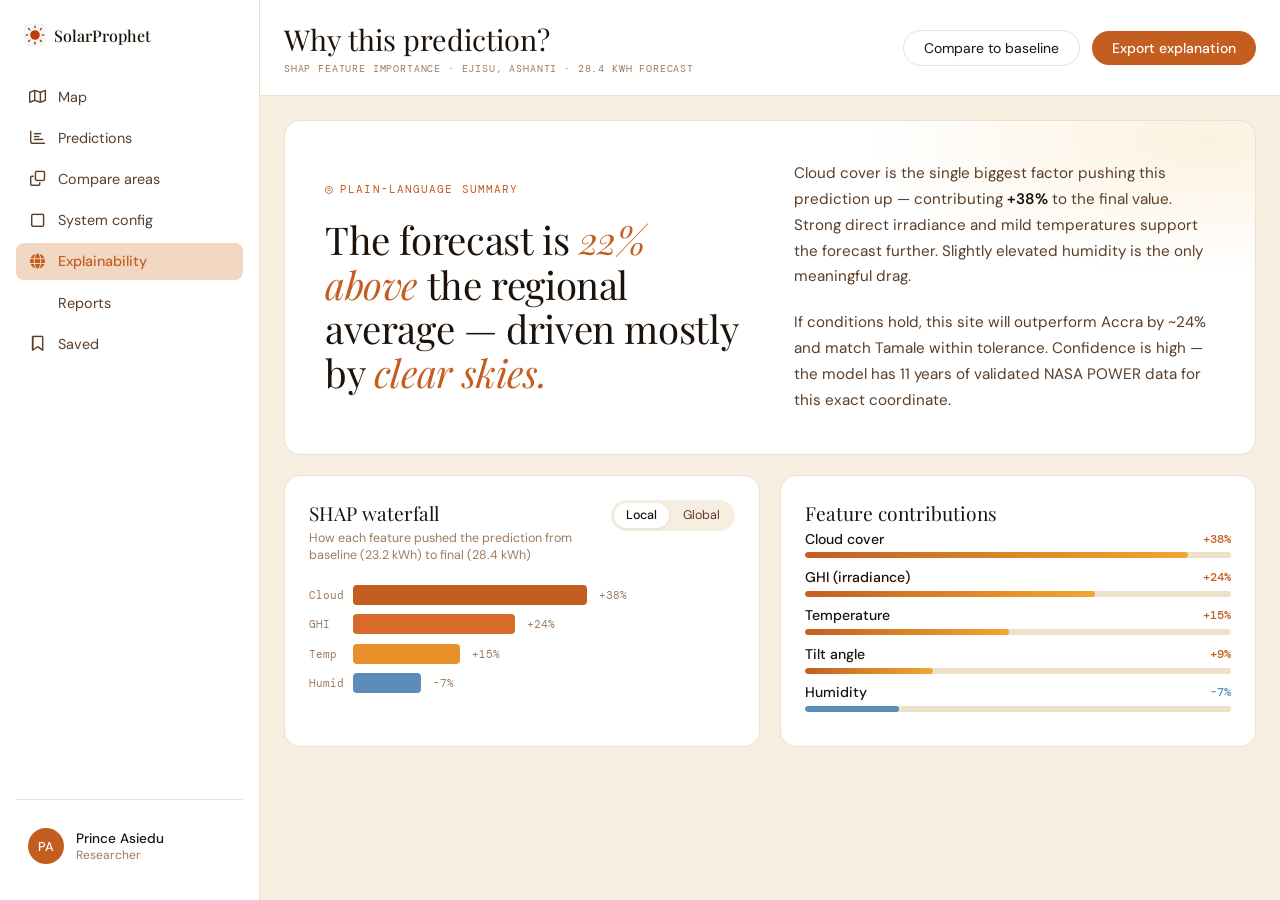
<file: map2page/explainability2.html>
<!DOCTYPE html>
<html lang="en">
<head>
  <meta charset="UTF-8" />
  <meta name="viewport" content="width=device-width, initial-scale=1.0" />
  <title>SolarProphet — Explainability</title>

  <!-- Google Fonts -->
  <link rel="preconnect" href="https://fonts.googleapis.com">
  <link rel="stylesheet" href="https://fonts.googleapis.com/css2?family=Playfair+Display:ital,wght@0,400;0,700;1,400&family=DM+Mono:wght@400;500&family=DM+Sans:wght@300;400;500&display=swap">

  <!-- Font Awesome -->
  <link rel="stylesheet" href="https://cdnjs.cloudflare.com/ajax/libs/font-awesome/6.5.0/css/all.min.css"/>

  <!-- Our CSS -->
  <link rel="stylesheet" href="explainability2.css" />
</head>
<body>

<div class="page">

  <!-- ==============================
       LEFT SIDEBAR
  ============================== -->
  <aside class="sidebar">

    <div class="sidebar-logo">
      <img src="favicon.svg" alt="SolarProphet" class="sidebar-logo-img">
      <span class="sidebar-logo-text">SolarProphet</span>
    </div>

    <nav class="sidebar-nav">
      <a href="map.html" class="nav-item">
        <i class="fa-regular fa-map"></i>
        <span>Map</span>
      </a>
      <a href="predictions.html" class="nav-item">
        <i class="fa-regular fa-chart-bar"></i>
        <span>Predictions</span>
      </a>
      <a href="#" class="nav-item">
        <i class="fa-regular fa-clone"></i>
        <span>Compare areas</span>
      </a>
      <a href="systemconfig.html" class="nav-item">
        <i class="fa-regular fa-square"></i>
        <span>System config</span>
      </a>
      <!-- Explainability is the active page -->
      <a href="explainability2.html" class="nav-item active">
        <i class="fa-solid fa-globe"></i>
        <span>Explainability</span>
      </a>
      <a href="#" class="nav-item">
        <i class="fa-solid fa-arrow-down-to-bracket"></i>
        <span>Reports</span>
      </a>
      <a href="#" class="nav-item">
        <i class="fa-regular fa-bookmark"></i>
        <span>Saved</span>
      </a>
    </nav>

    <div class="sidebar-bottom">
      <div class="user-profile">
        <div class="user-avatar">PA</div>
        <div class="user-info">
          <p class="user-name">Prince Asiedu</p>
          <p class="user-role">Researcher</p>
        </div>
      </div>
    </div>

  </aside>


  <!-- ==============================
       MAIN CONTENT
  ============================== -->
  <main class="main">

    <!-- Top bar -->
    <div class="top-bar">
      <div class="top-bar-left">
        <h1 class="page-title">Why this prediction?</h1>
        <p class="page-subtitle">SHAP FEATURE IMPORTANCE · EJISU, ASHANTI · 28.4 KWH FORECAST</p>
      </div>
      <div class="top-bar-right">
        <button class="outline-button">Compare to baseline</button>
        <button class="filled-button">Export explanation</button>
      </div>
    </div>

    <!-- Scrollable content -->
    <div class="content">

      <!-- ==============================
           BIG SUMMARY CARD
           The large white card with the
           headline and body text
      ============================== -->
      <div class="summary-card">

        <!-- Left side: big headline -->
        <div class="summary-left">

          <!-- Small orange label at top -->
          <p class="summary-label">
            <span class="label-dot">◎</span>
            PLAIN-LANGUAGE SUMMARY
          </p>

          <!--
            The big headline.
            "22% above" and "clear skies." are
            wrapped in a span to make them
            orange and italic.
          -->
          <h2 class="summary-headline">
            The forecast is
            <span class="orange-italic">22% above</span>
            the regional average — driven mostly by
            <span class="orange-italic">clear skies.</span>
          </h2>

        </div>

        <!-- Right side: body text -->
        <div class="summary-right">

          <p class="summary-body">
            Cloud cover is the single biggest factor pushing this
            prediction up — contributing <strong>+38%</strong> to the final
            value. Strong direct irradiance and mild temperatures
            support the forecast further. Slightly elevated humidity
            is the only meaningful drag.
          </p>

          <p class="summary-body">
            If conditions hold, this site will outperform Accra by ~24%
            and match Tamale within tolerance. Confidence is high —
            the model has 11 years of validated NASA POWER data for
            this exact coordinate.
          </p>

        </div>

      </div>


      <!-- ==============================
           BOTTOM ROW
           SHAP waterfall + Feature contributions
           These are previews that link to the
           full explainability page
      ============================== -->
      <div class="bottom-row">

        <!-- SHAP Waterfall card -->
        <div class="card" onclick="window.location.href='explainability.html'">
          <div class="card-top">
            <div>
              <h3 class="card-title">SHAP waterfall</h3>
              <p class="card-subtitle">
                How each feature pushed the prediction from
                baseline (23.2 kWh) to final (28.4 kWh)
              </p>
            </div>
            <!-- Local / Global toggle -->
            <div class="toggle-tabs">
              <button class="toggle-tab active">Local</button>
              <button class="toggle-tab">Global</button>
            </div>
          </div>

          <!-- Preview of the SHAP bars -->
          <div class="shap-preview">
            <div class="shap-bar-row">
              <span class="shap-bar-label">Cloud</span>
              <div class="shap-bar shap-bar--lg shap-bar--orange"></div>
              <span class="shap-pct">+38%</span>
            </div>
            <div class="shap-bar-row">
              <span class="shap-bar-label">GHI</span>
              <div class="shap-bar shap-bar--md shap-bar--orange-light"></div>
              <span class="shap-pct">+24%</span>
            </div>
            <div class="shap-bar-row">
              <span class="shap-bar-label">Temp</span>
              <div class="shap-bar shap-bar--sm shap-bar--amber"></div>
              <span class="shap-pct">+15%</span>
            </div>
            <div class="shap-bar-row">
              <span class="shap-bar-label">Humid</span>
              <div class="shap-bar shap-bar--xs shap-bar--blue"></div>
              <span class="shap-pct">-7%</span>
            </div>
          </div>

        </div>


        <!-- Feature contributions card -->
        <div class="card" onclick="window.location.href='explainability.html'">
          <h3 class="card-title">Feature contributions</h3>

          <!-- Cloud cover -->
          <div class="feature">
            <div class="feature-header">
              <span class="feature-name">Cloud cover</span>
              <span class="feature-pct--pos">+38%</span>
            </div>
            <div class="feature-track">
              <div class="feature-bar feature-bar--orange" style="--w: 90%"></div>
            </div>
          </div>

          <!-- GHI -->
          <div class="feature">
            <div class="feature-header">
              <span class="feature-name">GHI (irradiance)</span>
              <span class="feature-pct--pos">+24%</span>
            </div>
            <div class="feature-track">
              <div class="feature-bar feature-bar--orange" style="--w: 68%"></div>
            </div>
          </div>

          <!-- Temperature -->
          <div class="feature">
            <div class="feature-header">
              <span class="feature-name">Temperature</span>
              <span class="feature-pct--pos">+15%</span>
            </div>
            <div class="feature-track">
              <div class="feature-bar feature-bar--orange" style="--w: 48%"></div>
            </div>
          </div>

          <!-- Tilt angle -->
          <div class="feature">
            <div class="feature-header">
              <span class="feature-name">Tilt angle</span>
              <span class="feature-pct--pos">+9%</span>
            </div>
            <div class="feature-track">
              <div class="feature-bar feature-bar--orange" style="--w: 30%"></div>
            </div>
          </div>

          <!-- Humidity -->
          <div class="feature">
            <div class="feature-header">
              <span class="feature-name">Humidity</span>
              <span class="feature-pct--neg">-7%</span>
            </div>
            <div class="feature-track">
              <div class="feature-bar feature-bar--blue" style="--w: 22%"></div>
            </div>
          </div>

        </div>

      </div>

    </div>
  </main>
</div>

<script src="explainability2.js"></script>

</body>
</html>
</file>
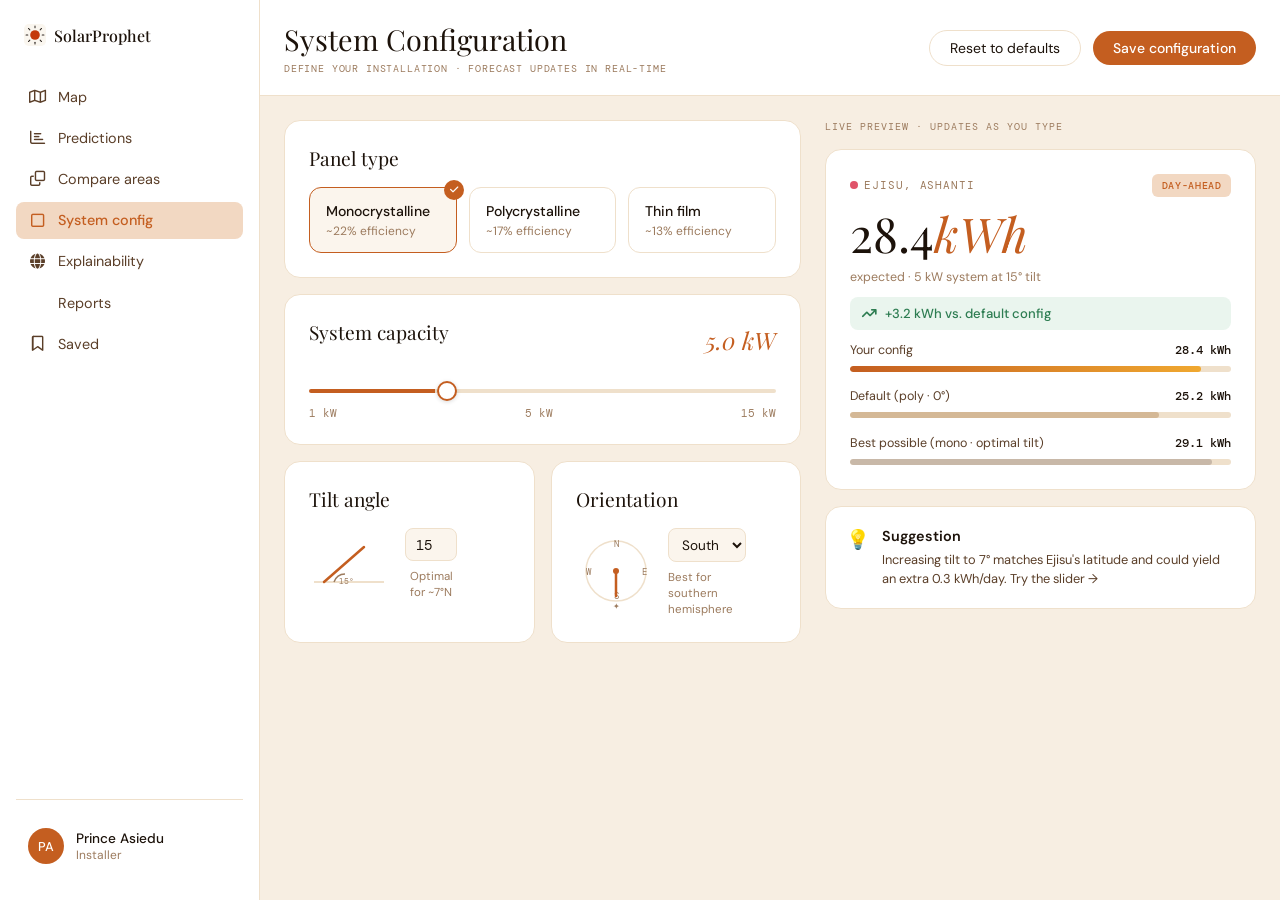
<file: map2page/systemconfig.html>
<!DOCTYPE html>
<html lang="en">
<head>
  <meta charset="UTF-8" />
  <meta name="viewport" content="width=device-width, initial-scale=1.0" />
  <title>SolarProphet — System Configuration</title>

  <!-- Google Fonts -->
  <link rel="preconnect" href="https://fonts.googleapis.com">
  <link rel="stylesheet" href="https://fonts.googleapis.com/css2?family=Playfair+Display:ital,wght@0,400;0,700;1,400&family=DM+Mono:wght@400;500&family=DM+Sans:wght@300;400;500&display=swap">

  <!-- Font Awesome icons -->
  <link rel="stylesheet" href="https://cdnjs.cloudflare.com/ajax/libs/font-awesome/6.5.0/css/all.min.css"/>

  <!-- Our CSS -->
  <link rel="stylesheet" href="systemconfig.css" />
</head>
<body>

<div class="page">

  <!-- ==============================
       LEFT SIDEBAR
  ============================== -->
  <aside class="sidebar">

    <div class="sidebar-logo">
      <img src="favicon.svg" alt="SolarProphet" class="sidebar-logo-img">
      <span class="sidebar-logo-text">SolarProphet</span>
    </div>

    <nav class="sidebar-nav">
      <a href="map.html" class="nav-item">
        <i class="fa-regular fa-map"></i>
        <span>Map</span>
      </a>
      <a href="predictions.html" class="nav-item">
        <i class="fa-regular fa-chart-bar"></i>
        <span>Predictions</span>
      </a>
      <a href="#" class="nav-item">
        <i class="fa-regular fa-clone"></i>
        <span>Compare areas</span>
      </a>
      <!-- System config is the active page -->
      <a href="systemconfig.html" class="nav-item active">
        <i class="fa-regular fa-square"></i>
        <span>System config</span>
      </a>
      <a href="explainability.html" class="nav-item">
        <i class="fa-solid fa-globe"></i>
        <span>Explainability</span>
      </a>
      <a href="#" class="nav-item">
        <i class="fa-solid fa-arrow-down-to-bracket"></i>
        <span>Reports</span>
      </a>
      <a href="#" class="nav-item">
        <i class="fa-regular fa-bookmark"></i>
        <span>Saved</span>
      </a>
    </nav>

    <div class="sidebar-bottom">
      <div class="user-profile">
        <div class="user-avatar">PA</div>
        <div class="user-info">
          <p class="user-name">Prince Asiedu</p>
          <p class="user-role">Installer</p>
        </div>
      </div>
    </div>

  </aside>


  <!-- ==============================
       MAIN CONTENT
  ============================== -->
  <main class="main">

    <!-- Top bar -->
    <div class="top-bar">
      <div class="top-bar-left">
        <h1 class="page-title">System Configuration</h1>
        <p class="page-subtitle">DEFINE YOUR INSTALLATION · FORECAST UPDATES IN REAL-TIME</p>
      </div>
      <div class="top-bar-right">
        <button class="outline-button">Reset to defaults</button>
        <button class="filled-button">Save configuration</button>
      </div>
    </div>

    <!-- Scrollable content -->
    <div class="content">

      <!-- Two columns: left = config, right = live preview -->
      <div class="two-col">

        <!-- ==============================
             LEFT COLUMN: Configuration
        ============================== -->
        <div class="config-col">

          <!-- Panel type card -->
          <div class="card">
            <h2 class="card-title">Panel type</h2>

            <div class="panel-options">

              <!-- Monocrystalline — selected by default -->
              <div class="panel-option selected" onclick="selectPanel(this)">
                <div class="panel-check">
                  <i class="fa-solid fa-check"></i>
                </div>
                <p class="panel-name">Monocrystalline</p>
                <p class="panel-eff">~22% efficiency</p>
              </div>

              <div class="panel-option" onclick="selectPanel(this)">
                <p class="panel-name">Polycrystalline</p>
                <p class="panel-eff">~17% efficiency</p>
              </div>

              <div class="panel-option" onclick="selectPanel(this)">
                <p class="panel-name">Thin film</p>
                <p class="panel-eff">~13% efficiency</p>
              </div>

            </div>
          </div>


          <!-- System capacity card -->
          <div class="card">
            <div class="capacity-header">
              <h2 class="card-title">System capacity</h2>
              <span class="capacity-value" id="capacityValue">5.0 <em>kW</em></span>
            </div>

            <!--
              Range slider — dragging this changes the
              capacity value shown above and updates
              the live preview on the right.
            -->
            <input
              type="range"
              min="1"
              max="15"
              value="5"
              step="0.1"
              class="capacity-slider"
              id="capacitySlider"
              oninput="updateCapacity(this.value)"
            >

            <!-- Min / mid / max labels under the slider -->
            <div class="slider-labels">
              <span>1 kW</span>
              <span>5 kW</span>
              <span>15 kW</span>
            </div>
          </div>


          <!-- Tilt angle + Orientation side by side -->
          <div class="two-small">

            <!-- Tilt angle card -->
            <div class="card">
              <h2 class="card-title">Tilt angle</h2>

              <div class="tilt-row">
                <!-- Visual diagram of the tilt angle -->
                <div class="tilt-diagram">
                  <svg viewBox="0 0 80 60" xmlns="http://www.w3.org/2000/svg">
                    <!-- Ground line -->
                    <line x1="5" y1="50" x2="75" y2="50" stroke="#EFE0CB" stroke-width="2"/>
                    <!-- Panel line at 15 degrees -->
                    <line x1="15" y1="50" x2="55" y2="15"
                      stroke="#C45E20" stroke-width="2.5"
                      stroke-linecap="round"
                      id="tiltLine"
                    />
                    <!-- Angle arc -->
                    <path d="M 25,50 A 12,12 0 0,1 36,42"
                      fill="none" stroke="#9C7B5E" stroke-width="1.5"/>
                    <!-- Angle label -->
                    <text x="30" y="52" font-family="DM Mono,monospace"
                      font-size="8" fill="#9C7B5E" id="tiltLabel">15°</text>
                  </svg>
                </div>

                <div class="tilt-controls">
                  <!-- Number input for tilt angle -->
                  <input
                    type="number"
                    min="0"
                    max="90"
                    value="15"
                    class="tilt-input"
                    id="tiltInput"
                    oninput="updateTilt(this.value)"
                  >
                  <p class="tilt-note">Optimal<br>for ~7°N</p>
                </div>
              </div>
            </div>


            <!-- Orientation card -->
            <div class="card">
              <h2 class="card-title">Orientation</h2>

              <div class="orientation-row">
                <!-- Compass diagram -->
                <div class="compass">
                  <svg viewBox="0 0 80 80" xmlns="http://www.w3.org/2000/svg">
                    <!-- Compass circle -->
                    <circle cx="40" cy="40" r="30" fill="none" stroke="#EFE0CB" stroke-width="1.5"/>
                    <!-- N S E W labels -->
                    <text x="40" y="16" text-anchor="middle" font-family="DM Mono,monospace" font-size="9" fill="#9C7B5E">N</text>
                    <text x="40" y="68" text-anchor="middle" font-family="DM Mono,monospace" font-size="9" fill="#9C7B5E">S</text>
                    <text x="68" y="44" text-anchor="middle" font-family="DM Mono,monospace" font-size="9" fill="#9C7B5E">E</text>
                    <text x="12" y="44" text-anchor="middle" font-family="DM Mono,monospace" font-size="9" fill="#9C7B5E">W</text>
                    <!-- Compass needle pointing south -->
                    <line x1="40" y1="40" x2="40" y2="65"
                      stroke="#C45E20" stroke-width="2.5"
                      stroke-linecap="round"
                      id="compassNeedle"
                    />
                    <!-- Center dot -->
                    <circle cx="40" cy="40" r="3" fill="#C45E20"/>
                    <!-- Star symbol at bottom -->
                    <text x="40" y="78" text-anchor="middle" font-size="8" fill="#9C7B5E">✦</text>
                  </svg>
                </div>

                <div class="orientation-controls">
                  <!-- Dropdown to select direction -->
                  <select class="orientation-select" id="orientationSelect" onchange="updateOrientation(this.value)">
                    <option value="south">South</option>
                    <option value="north">North</option>
                    <option value="east">East</option>
                    <option value="west">West</option>
                  </select>
                  <p class="orientation-note">Best for<br>southern<br>hemisphere</p>
                </div>
              </div>
            </div>

          </div>
        </div>


        <!-- ==============================
             RIGHT COLUMN: Live Preview
        ============================== -->
        <div class="preview-col">

          <!-- Live preview label -->
          <p class="live-label">LIVE PREVIEW · UPDATES AS YOU TYPE</p>

          <!-- Preview card -->
          <div class="preview-card">

            <!-- Location header -->
            <div class="preview-header">
              <div class="preview-location">
                <span class="pink-dot"></span>
                <span class="preview-location-text">EJISU, ASHANTI</span>
              </div>
              <span class="day-ahead-badge">DAY-AHEAD</span>
            </div>

            <!-- Big output number -->
            <div class="preview-output">
              <span class="preview-number" id="previewNumber">28.4</span>
              <span class="preview-unit">kWh</span>
            </div>
            <p class="preview-sub" id="previewSub">expected · 5 kW system at 15° tilt</p>

            <!-- vs default config indicator -->
            <div class="vs-default">
              <i class="fa-solid fa-arrow-trend-up"></i>
              <span id="vsDiff">+3.2 kWh vs. default config</span>
            </div>

            <!-- Comparison bars -->
            <div class="comparison">

              <div class="comparison-row">
                <span class="comparison-label">Your config</span>
                <span class="comparison-value" id="yourConfigVal">28.4 kWh</span>
              </div>
              <div class="bar-track">
                <div class="bar bar--orange" style="--w: 92%"></div>
              </div>

              <div class="comparison-row" style="margin-top: 0.75rem">
                <span class="comparison-label">Default (poly · 0°)</span>
                <span class="comparison-value">25.2 kWh</span>
              </div>
              <div class="bar-track">
                <div class="bar bar--light" style="--w: 81%"></div>
              </div>

              <div class="comparison-row" style="margin-top: 0.75rem">
                <span class="comparison-label">Best possible (mono · optimal tilt)</span>
                <span class="comparison-value">29.1 kWh</span>
              </div>
              <div class="bar-track">
                <div class="bar bar--grey" style="--w: 95%"></div>
              </div>

            </div>
          </div>

          <!-- Suggestion card -->
          <div class="suggestion-card">
            <div class="suggestion-icon">💡</div>
            <div>
              <p class="suggestion-title">Suggestion</p>
              <p class="suggestion-text" id="suggestionText">
                Increasing tilt to 7° matches Ejisu's latitude and
                could yield an extra 0.3 kWh/day. Try the slider →
              </p>
            </div>
          </div>

        </div>
      </div>

    </div>
  </main>
</div>

<script src="systemconfig.js"></script>

</body>
</html>
</file>
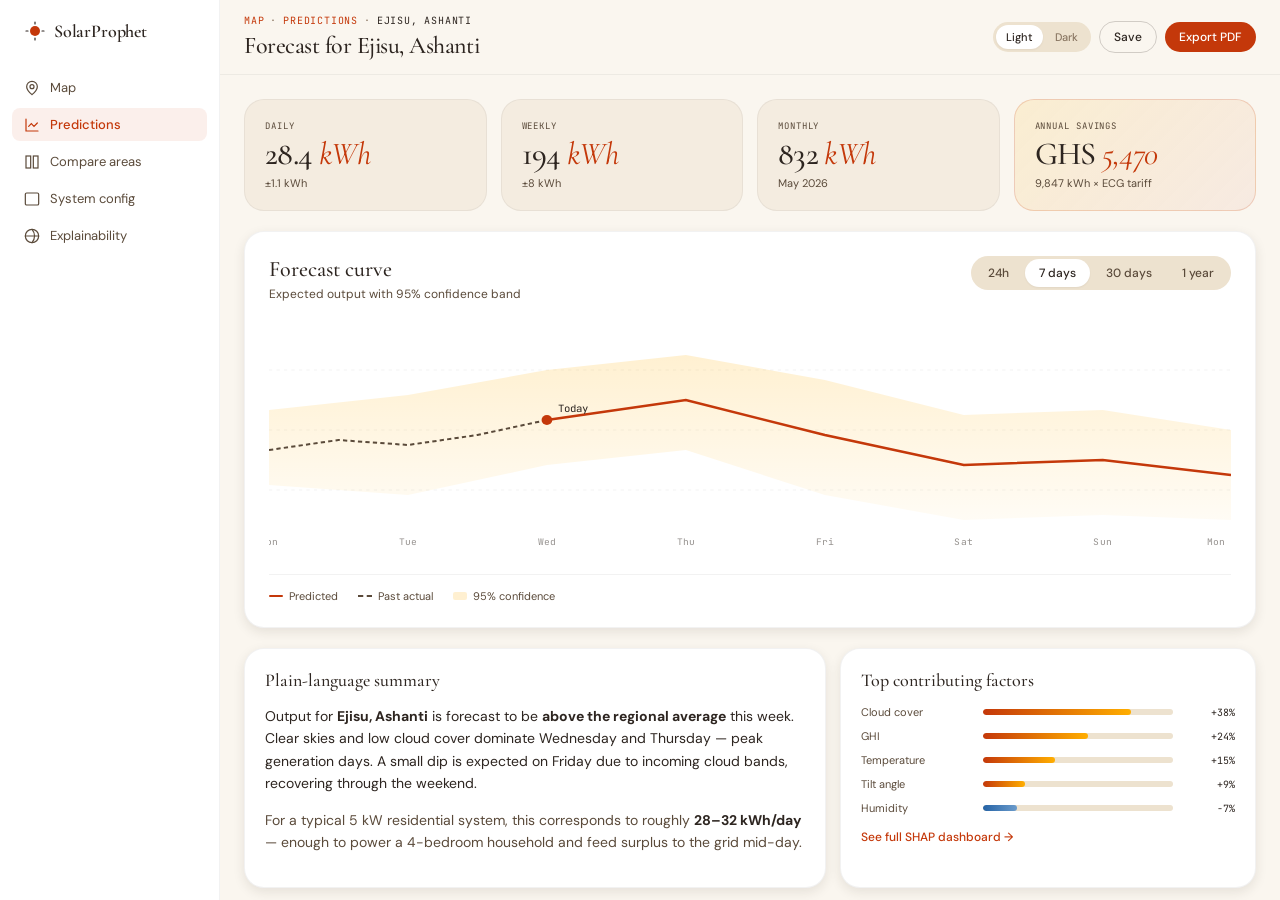
<file: prediction/predictions.html>
<!DOCTYPE html>
<html lang="en">
<head>
  <meta charset="UTF-8" />
  <meta name="viewport" content="width=device-width, initial-scale=1.0" />
  <title>SolarProphet — Predictions</title>

  <!-- Fonts matching the design file exactly -->
  <link rel="preconnect" href="https://fonts.googleapis.com">
  <link rel="preconnect" href="https://fonts.gstatic.com" crossorigin>
  <link href="https://fonts.googleapis.com/css2?family=Cormorant+Garamond:ital,wght@0,300;0,400;0,500;0,600;0,700;1,400;1,500;1,600&family=DM+Sans:wght@300;400;500;600;700&family=JetBrains+Mono:wght@300;400;500;600&display=swap" rel="stylesheet">

  <!-- Shared design system -->
  <link rel="stylesheet" href="shared.css" />
  <link rel="stylesheet" href="predictions.css" />
</head>
<body>
<div class="sp-app">

  <!--SIDEBAR-->
  <aside class="sp-sidebar">
    <div class="sp-sidebar__brand">
      <a class="sp-logo" href="index.html">
        <svg viewBox="0 0 22 22" width="22" height="22" fill="none">
          <circle cx="11" cy="11" r="5" fill="#c4380a"/>
          <g stroke="currentColor" stroke-width="1.2" stroke-linecap="round" style="color:var(--sp-ink);">
            <line x1="11" y1="2" x2="11" y2="4"/>
            <line x1="11" y1="18" x2="11" y2="20"/>
            <line x1="2"  y1="11" x2="4"  y2="11"/>
            <line x1="18" y1="11" x2="20" y2="11"/>
          </g>
        </svg>
        SolarProphet
      </a>
    </div>

    <!-- Nav links -->
    <a href="map.html" class="sp-sidebar__item">
      <svg viewBox="0 0 24 24" fill="none" stroke="currentColor" stroke-width="1.8" stroke-linecap="round">
        <circle cx="12" cy="10" r="3"/>
        <path d="M12 2a8 8 0 0 0-8 8c0 5 8 12 8 12s8-7 8-12a8 8 0 0 0-8-8z"/>
      </svg>
      Map
    </a>

    <a href="predictions.html" class="sp-sidebar__item active">
      <svg viewBox="0 0 24 24" fill="none" stroke="currentColor" stroke-width="1.8" stroke-linecap="round">
        <path d="M3 3v18h18"/>
        <path d="M7 14l4-4 4 4 5-5"/>
      </svg>
      Predictions
    </a>

    <a href="compare.html" class="sp-sidebar__item">
      <svg viewBox="0 0 24 24" fill="none" stroke="currentColor" stroke-width="1.8" stroke-linecap="round">
        <rect x="3" y="3" width="7" height="18"/>
        <rect x="14" y="3" width="7" height="18"/>
      </svg>
      Compare areas
    </a>

    <a href="systemconfig.html" class="sp-sidebar__item">
      <svg viewBox="0 0 24 24" fill="none" stroke="currentColor" stroke-width="1.8" stroke-linecap="round">
        <rect x="2" y="3" width="20" height="18" rx="2"/>
      </svg>
      System config
    </a>

    <a href="explainability.html" class="sp-sidebar__item">
      <svg viewBox="0 0 24 24" fill="none" stroke="currentColor" stroke-width="1.8" stroke-linecap="round">
        <circle cx="12" cy="12" r="10"/>
        <path d="M2 12h20"/>
        <path d="M12 2a15 15 0 0 1 0 20"/>
      </svg>
      Explainability
    </a>
    <!--
    <a href="reports.html" class="sp-sidebar__item">
      <svg viewBox="0 0 24 24" fill="none" stroke="currentColor" stroke-width="1.8" stroke-linecap="round">
        <path d="M21 15v4a2 2 0 0 1-2 2H5a2 2 0 0 1-2-2v-4"/>
        <polyline points="7 10 12 15 17 10"/>
        <line x1="12" y1="15" x2="12" y2="3"/>
      </svg>
      Reports
    </a>

    <a href="saved.html" class="sp-sidebar__item">
      <svg viewBox="0 0 24 24" fill="none" stroke="currentColor" stroke-width="1.8" stroke-linecap="round">
        <path d="M19 21l-7-5-7 5V5a2 2 0 0 1 2-2h10a2 2 0 0 1 2 2z"/>
      </svg>
      Saved
    </a>

    <a href="sms-centre.html" class="sp-sidebar__item">
      <svg viewBox="0 0 24 24" fill="none" stroke="currentColor" stroke-width="1.8" stroke-linecap="round">
        <path d="M21 15a2 2 0 0 1-2 2H7l-4 4V5a2 2 0 0 1 2-2h14a2 2 0 0 1 2 2z"/>
      </svg>
      SMS Centre
    </a>
    -->

    <!-- Account group -->
     <!--
     
    <div class="sp-sidebar__group">Account</div>

    <a href="#" class="sp-sidebar__item">
      <svg viewBox="0 0 24 24" fill="none" stroke="currentColor" stroke-width="1.8" stroke-linecap="round">
        <path d="M20.84 4.61a5.5 5.5 0 0 0-7.78 0L12 5.67l-1.06-1.06a5.5 5.5 0 0 0-7.78 7.78l1.06 1.06L12 21.23l7.78-7.78 1.06-1.06a5.5 5.5 0 0 0 0-7.78z"/>
      </svg>
      Premium <span class="badge">Apply</span>
    </a>

    <a href="settings.html" class="sp-sidebar__item">
      <svg viewBox="0 0 24 24" fill="none" stroke="currentColor" stroke-width="1.8" stroke-linecap="round">
        <circle cx="12" cy="12" r="3"/>
        <path d="M19.4 15a1.65 1.65 0 0 0 .33 1.82l.06.06a2 2 0 0 1-2.83 2.83l-.06-.06a1.65 1.65 0 0 0-1.82-.33 1.65 1.65 0 0 0-1 1.51V21a2 2 0 0 1-4 0v-.09A1.65 1.65 0 0 0 9 19.4a1.65 1.65 0 0 0-1.82.33l-.06.06a2 2 0 1 1-2.83-2.83l.06-.06A1.65 1.65 0 0 0 4.6 9a1.65 1.65 0 0 0-1.51-1H3a2 2 0 0 1 0-4h.09A1.65 1.65 0 0 0 4.6 9z"/>
      </svg>
      Settings
    </a>
    -->
      
    <!-- User profile -->
     <!--
    <div class="sp-sidebar__footer">
      <div class="sp-user">
        <div class="sp-avatar">PA</div>
        <div>
          <div class="sp-user__name">Prince Asiedu</div>
          <div class="sp-user__role">Researcher</div>
        </div>
      </div>
    </div>
    -->
  </aside>


  <!-- ==============================
       MAIN CONTENT
  ============================== -->
  <div class="sp-app__main">

    <!-- Top bar -->
    <div class="sp-topbar">
      <div class="sp-topbar__left">
        <!-- Breadcrumb -->
        <div class="sp-breadcrumb">
          <a href="map.html">Map</a>
          <span>·</span>
          <a href="predictions.html">Predictions</a>
          <span>·</span>
          <span style="color:var(--sp-ink);">Ejisu, Ashanti</span>
        </div>
        <div class="sp-topbar__title">Forecast for Ejisu, Ashanti</div>
      </div>

      <div class="sp-topbar__actions">
        <!-- Dark mode toggle -->
        <div class="sp-theme-toggle">
          <button data-theme-btn="light" class="active">Light</button>
          <button data-theme-btn="dark">Dark</button>
        </div>
        <button class="sp-btn sp-btn--outline sp-btn--sm">Save</button>
        <button class="sp-btn sp-btn--accent sp-btn--sm">Export PDF</button>
      </div>
    </div>

    <!-- Scrollable content -->
    <div class="sp-content">

      <!-- 4 stat cards -->
      <div class="stat-grid">

        <div class="sp-card sp-card--flat">
          <div class="sp-mono" style="font-size:9px; margin-bottom:6px;">Daily</div>
          <div class="sp-stat-num" style="font-size:32px;">28.4 <em>kWh</em></div>
          <div class="stat-sub">±1.1 kWh</div>
        </div>

        <div class="sp-card sp-card--flat">
          <div class="sp-mono" style="font-size:9px; margin-bottom:6px;">Weekly</div>
          <div class="sp-stat-num" style="font-size:32px;">194 <em>kWh</em></div>
          <div class="stat-sub">±8 kWh</div>
        </div>

        <div class="sp-card sp-card--flat">
          <div class="sp-mono" style="font-size:9px; margin-bottom:6px;">Monthly</div>
          <div class="sp-stat-num" style="font-size:32px;">832 <em>kWh</em></div>
          <div class="stat-sub">May 2026</div>
        </div>

        <!-- Annual savings — warm gradient card -->
        <div class="sp-card sp-card--flat savings-card">
          <div class="sp-mono" style="font-size:9px; margin-bottom:6px;">Annual savings</div>
          <div class="sp-stat-num" style="font-size:32px;">GHS <em>5,470</em></div>
          <div class="stat-sub">9,847 kWh × ECG tariff</div>
        </div>

      </div>


      <!-- Forecast curve chart -->
      <div class="sp-card chart-card">
        <div class="chart-header">
          <div>
            <h3 class="chart-title">Forecast curve</h3>
            <p class="chart-sub">Expected output with 95% confidence band</p>
          </div>
          <div class="sp-segment" id="chartSegment">
            <button onclick="setSegment(this)">24h</button>
            <button onclick="setSegment(this)" class="active">7 days</button>
            <button onclick="setSegment(this)">30 days</button>
            <button onclick="setSegment(this)">1 year</button>
          </div>
        </div>

        <div class="chart-area">
          <svg viewBox="0 0 900 240" style="width:100%; height:100%;" preserveAspectRatio="none">
            <defs>
              <linearGradient id="confidence" x1="0" y1="0" x2="0" y2="1">
                <stop offset="0%"   stop-color="#ffae00" stop-opacity="0.18"/>
                <stop offset="100%" stop-color="#ffae00" stop-opacity="0.04"/>
              </linearGradient>
            </defs>
            <!-- Grid lines -->
            <g stroke="rgba(45,37,32,0.06)" stroke-dasharray="3 4">
              <line x1="0" y1="50"  x2="900" y2="50"/>
              <line x1="0" y1="110" x2="900" y2="110"/>
              <line x1="0" y1="170" x2="900" y2="170"/>
            </g>
            <!-- 95% confidence band -->
            <path d="M 0 90 L 130 75 L 260 50 L 390 35 L 520 60 L 650 95 L 780 90 L 900 110 L 900 200 L 780 195 L 650 200 L 520 175 L 390 130 L 260 145 L 130 175 L 0 165 Z"
              fill="url(#confidence)"/>
            <!-- Past actual (dashed) -->
            <path d="M 0 130 L 65 120 L 130 125 L 195 115 L 260 100"
              fill="none" stroke="var(--sp-ink-soft)" stroke-width="2" stroke-dasharray="4 3"/>
            <!-- Predicted (solid orange) -->
            <path d="M 260 100 L 390 80 L 520 115 L 650 145 L 780 140 L 900 155"
              fill="none" stroke="#c4380a" stroke-width="2.5"/>
            <!-- Today dot -->
            <circle cx="260" cy="100" r="5" fill="#c4380a"/>
            <text x="270" y="92" font-family="JetBrains Mono" font-size="10" fill="var(--sp-ink)">Today</text>
            <!-- Y axis labels -->
            <g font-family="JetBrains Mono" font-size="9" fill="rgba(45,37,32,0.5)" text-anchor="end">
              <text x="-6" y="55">35</text>
              <text x="-6" y="115">25</text>
              <text x="-6" y="175">15</text>
            </g>
            <!-- X axis labels -->
            <g font-family="JetBrains Mono" font-size="9" fill="rgba(45,37,32,0.5)" text-anchor="middle">
              <text x="0"   y="225">Mon</text>
              <text x="130" y="225">Tue</text>
              <text x="260" y="225">Wed</text>
              <text x="390" y="225">Thu</text>
              <text x="520" y="225">Fri</text>
              <text x="650" y="225">Sat</text>
              <text x="780" y="225">Sun</text>
              <text x="895" y="225" text-anchor="end">Mon</text>
            </g>
          </svg>
        </div>

        <!-- Chart legend -->
        <div class="chart-legend">
          <span class="legend-item">
            <span class="legend-line" style="background:#c4380a;"></span>Predicted
          </span>
          <span class="legend-item">
            <span class="legend-dashed"></span>Past actual
          </span>
          <span class="legend-item">
            <span class="legend-band"></span>95% confidence
          </span>
        </div>
      </div>


      <!-- Bottom two columns: hourly + SMS -->
       <!--
      <div class="bottom-grid">
        -->

        <!-- Hourly profile -->
         <!--
        <div class="sp-card">
          <h3 class="chart-title" style="margin-bottom:4px;">Today's hourly profile</h3>
          <p class="chart-sub" style="margin-bottom:16px;">Ejisu, Ashanti · day-ahead · peak at 12:30</p>
          <div style="height:140px;">
            <svg viewBox="0 0 400 140" style="width:100%; height:100%;" preserveAspectRatio="none">
              <defs>
                <linearGradient id="hourGrad" x1="0" y1="0" x2="0" y2="1">
                  <stop offset="0%"   stop-color="#ffae00" stop-opacity="0.4"/>
                  <stop offset="100%" stop-color="#ffae00" stop-opacity="0"/>
                </linearGradient>
              </defs>
              <path d="M 0 135 L 30 130 L 60 120 L 90 100 L 120 70 L 150 40 L 180 20 L 210 18 L 240 35 L 270 65 L 300 90 L 330 115 L 360 128 L 390 133 L 400 135 L 400 140 L 0 140 Z"
                fill="url(#hourGrad)"/>
              <path d="M 0 135 L 30 130 L 60 120 L 90 100 L 120 70 L 150 40 L 180 20 L 210 18 L 240 35 L 270 65 L 300 90 L 330 115 L 360 128 L 390 133 L 400 135"
                fill="none" stroke="#c4380a" stroke-width="2" stroke-linecap="round"/>
              <circle cx="210" cy="18" r="4" fill="#c4380a"/>
              <text x="218" y="14" font-family="JetBrains Mono" font-size="9" fill="var(--sp-ink)">peak</text>
              <g font-family="JetBrains Mono" font-size="9" fill="rgba(45,37,32,0.5)" text-anchor="middle">
                <text x="0"   y="140">06:00</text>
                <text x="100" y="140">09:00</text>
                <text x="200" y="140">12:00</text>
                <text x="300" y="140">15:00</text>
                <text x="400" y="140">18:00</text>
              </g>
            </svg>
          </div>
        </div>
        -->

        <!-- SMS opt-in card -->
         <!--
        <div class="sp-card sms-card">
          <div class="sms-card-header">
            <div class="sms-icon-wrap">💬</div>
            <div>
              <h3 class="chart-title">Get SMS Forecasts</h3>
              <p class="chart-sub">Receive forecasts on any phone — no internet needed</p>
            </div>
          </div>
          -->

          <!-- Phone preview -->
           <!--
          <div class="sms-preview">
            <p class="sms-preview-sender">SolarProphet</p>
            <div class="sms-bubble">
              SolarProphet | Ejisu, Ashanti<br>
              Tomorrow: <strong>28.4 kWh</strong><br>
              Peak: 12:30pm · Clear skies<br>
              Confidence: High<br>
              ─────────────────<br>
              Text SOLAR [town] for forecast
            </div>
          </div>
          -->

          <!-- Opt-in form -->
           <!--
          <form class="sms-form" onsubmit="submitSMS(event)">
            <div class="form-row">
              <span class="phone-flag">🇬🇭 +233</span>
              <input type="tel" class="sp-input" id="phoneInput" placeholder="XX XXX XXXX" maxlength="10" required>
            </div>
            <select class="sp-select" id="smsLocation" required>
              <option value="">Select location</option>
              <option value="ejisu" selected>Ejisu, Ashanti</option>
              <option value="kumasi">Kumasi</option>
              <option value="accra">Accra</option>
              <option value="tamale">Tamale</option>
              <option value="bolgatanga">Bolgatanga</option>
              <option value="takoradi">Takoradi</option>
            </select>
            <div class="freq-options">
              <label class="freq-opt">
                <input type="radio" name="freq" value="daily" checked>
                <span><strong>Daily</strong> — every morning at 6am</span>
              </label>
              <label class="freq-opt">
                <input type="radio" name="freq" value="weekly">
                <span><strong>Weekly</strong> — every Monday</span>
              </label>
              <label class="freq-opt">
                <input type="radio" name="freq" value="alerts">
                <span><strong>Alerts only</strong> — when output drops below 20 kWh</span>
              </label>
            </div>
            <button type="submit" class="sp-btn sp-btn--accent" style="width:100%;">
              Subscribe to SMS forecasts
            </button>
            <div class="sms-success" id="smsSuccess">
              ✓ Subscribed! Your first forecast arrives tomorrow at 6am.
            </div>
          </form>
          -->

          <!-- Share button -->
           <!--
          <button class="sp-btn sp-btn--outline" style="width:100%; margin-top:10px;" onclick="shareSMS()">
            Share this forecast via SMS
          </button>
        </div>

      </div>
      -->

      <div class="summary-shap-grid">

        <!-- Left: Plain language summary -->
        <div class="sp-card">
          <h3 class="summary-title">Plain-language summary</h3>
          <p class="summary-body">
            Output for <strong>Ejisu, Ashanti</strong> is forecast to be
            <strong>above the regional average</strong> this week. Clear skies
            and low cloud cover dominate Wednesday and Thursday — peak generation
            days. A small dip is expected on Friday due to incoming cloud bands,
            recovering through the weekend.
          </p>
          <p class="summary-body summary-body--soft">
            For a typical 5 kW residential system, this corresponds to roughly
            <strong style="color:var(--sp-ink);">28–32 kWh/day</strong> — enough
            to power a 4-bedroom household and feed surplus to the grid mid-day.
          </p>
        </div>

        <!-- Right: Top contributing factors (SHAP bars) -->
        <div class="sp-card">
          <h3 class="summary-title">Top contributing factors</h3>

          <div class="shap-rows">

            <!-- Cloud cover +38% -->
            <div class="sp-shap-row">
              <span class="sp-shap-row__label">Cloud cover</span>
              <div class="sp-shap-row__bar">
                <span class="shap-fill" style="--w: 78%"></span>
              </div>
              <span class="sp-shap-row__value">+38%</span>
            </div>

            <!-- GHI +24% -->
            <div class="sp-shap-row">
              <span class="sp-shap-row__label">GHI</span>
              <div class="sp-shap-row__bar">
                <span class="shap-fill" style="--w: 55%"></span>
              </div>
              <span class="sp-shap-row__value">+24%</span>
            </div>

            <!-- Temperature +15% -->
            <div class="sp-shap-row">
              <span class="sp-shap-row__label">Temperature</span>
              <div class="sp-shap-row__bar">
                <span class="shap-fill" style="--w: 38%"></span>
              </div>
              <span class="sp-shap-row__value">+15%</span>
            </div>

            <!-- Tilt angle +9% -->
            <div class="sp-shap-row">
              <span class="sp-shap-row__label">Tilt angle</span>
              <div class="sp-shap-row__bar">
                <span class="shap-fill" style="--w: 22%"></span>
              </div>
              <span class="sp-shap-row__value">+9%</span>
            </div>

            <!-- Humidity -7% (negative = blue) -->
            <div class="sp-shap-row sp-shap-row--neg">
              <span class="sp-shap-row__label">Humidity</span>
              <div class="sp-shap-row__bar">
                <span class="shap-fill" style="--w: 18%"></span>
              </div>
              <span class="sp-shap-row__value">−7%</span>
            </div>

          </div>

          <a href="explainability.html" class="shap-link">
            See full SHAP dashboard →
          </a>
        </div>

      </div>

    </div>
  </div>
</div>



    </div>
  </div>
</div>


<script src="shared.js"></script>
<script src="predictions.js"></script>
</body>
</html>
</file>
<file: map2page/explainability2.css>
/* ================================================
   SOLARPROPHET — explainability2.css
================================================ */

:root {
  --cream:       #F7EEE2;
  --cream-light: #FBF5ED;
  --white:       #FFFFFF;
  --dark:        #1C120A;
  --brown:       #5A3E28;
  --brown-light: #9C7B5E;
  --orange:      #C45E20;
  --border:      #EFE0CB;
  --badge-bg:    #F2D8C2;

  --font-serif: 'Playfair Display', Georgia, serif;
  --font-mono:  'DM Mono', monospace;
  --font-body:  'DM Sans', sans-serif;
}

* { box-sizing: border-box; margin: 0; padding: 0; }

body {
  font-family: var(--font-body);
  color: var(--dark);
  background: var(--cream);
  height: 100vh;
  overflow: hidden;
}

a { text-decoration: none; color: inherit; }
button { cursor: pointer; border: none; font-family: var(--font-body); }

.page { display: flex; height: 100vh; }


/* ==============================
   SIDEBAR
============================== */
.sidebar {
  width: 260px;
  background: var(--white);
  border-right: 1px solid var(--border);
  display: flex;
  flex-direction: column;
  padding: 1.5rem 1rem;
  flex-shrink: 0;
  overflow-y: auto;
}

.sidebar-logo {
  display: flex;
  align-items: center;
  gap: 0.5rem;
  margin-bottom: 2rem;
  padding: 0 0.5rem;
}

.sidebar-logo-img { width: 22px; height: 22px; object-fit: contain; }

.sidebar-logo-text {
  font-family: var(--font-serif);
  font-size: 1rem;
  font-weight: 500;
  color: var(--dark);
}

.sidebar-nav {
  display: flex;
  flex-direction: column;
  gap: 0.25rem;
  flex: 1;
}

.nav-item {
  display: flex;
  align-items: center;
  gap: 0.75rem;
  padding: 0.6rem 0.75rem;
  border-radius: 8px;
  font-size: 0.9rem;
  color: var(--brown);
  transition: background 0.15s, color 0.15s;
}

.nav-item:hover { background: var(--cream); color: var(--dark); }

.nav-item.active {
  background: var(--badge-bg);
  color: var(--orange);
  font-weight: 500;
}

.nav-item i { width: 18px; text-align: center; font-size: 0.95rem; }

.sidebar-bottom {
  border-top: 1px solid var(--border);
  padding-top: 1rem;
  margin-top: 1rem;
}

.user-profile {
  display: flex;
  align-items: center;
  gap: 0.75rem;
  padding: 0.75rem;
  border-radius: 8px;
  cursor: pointer;
}

.user-profile:hover { background: var(--cream); }

.user-avatar {
  width: 36px;
  height: 36px;
  border-radius: 50%;
  background: var(--orange);
  color: white;
  font-size: 0.8rem;
  font-weight: 500;
  display: flex;
  align-items: center;
  justify-content: center;
  flex-shrink: 0;
}

.user-name { font-size: 0.85rem; font-weight: 500; color: var(--dark); }
.user-role { font-size: 0.75rem; color: var(--brown-light); }


/* ==============================
   MAIN CONTENT
============================== */
.main {
  flex: 1;
  display: flex;
  flex-direction: column;
  overflow: hidden;
}

/* Top bar */
.top-bar {
  display: flex;
  align-items: center;
  justify-content: space-between;
  padding: 1.25rem 1.5rem;
  border-bottom: 1px solid var(--border);
  background: var(--white);
  flex-shrink: 0;
}

.page-title {
  font-family: var(--font-serif);
  font-size: 1.8rem;
  font-weight: 400;
  color: var(--dark);
}

.page-subtitle {
  font-family: var(--font-mono);
  font-size: 0.65rem;
  letter-spacing: 0.08em;
  color: var(--brown-light);
  margin-top: 0.25rem;
}

.top-bar-right {
  display: flex;
  align-items: center;
  gap: 0.75rem;
}

.outline-button {
  background: var(--white);
  color: var(--dark);
  font-size: 0.875rem;
  padding: 0.5rem 1.25rem;
  border-radius: 999px;
  border: 1px solid var(--border);
  transition: background 0.2s;
}

.outline-button:hover { background: var(--cream); }

.filled-button {
  background: var(--orange);
  color: white;
  font-size: 0.875rem;
  font-weight: 500;
  padding: 0.5rem 1.25rem;
  border-radius: 999px;
  transition: background 0.2s;
}

.filled-button:hover { background: #A8501A; }


/* ==============================
   SCROLLABLE CONTENT
============================== */
.content {
  flex: 1;
  overflow-y: auto;
  padding: 1.5rem;
  display: flex;
  flex-direction: column;
  gap: 1.25rem;
}


/* ==============================
   BIG SUMMARY CARD
============================== */
.summary-card {
  background: var(--white);
  border-radius: 16px;
  padding: 2.5rem;
  border: 1px solid var(--border);
  display: grid;
  grid-template-columns: 1fr 1fr;
  gap: 3rem;
  align-items: center;

  /*
    The warm golden glow in the top right corner
    of the card — matches the screenshot exactly
  */
  background-image:
    radial-gradient(ellipse 50% 60% at 95% 5%, rgba(240,180,80,0.18) 0%, transparent 70%);
}

/* Small orange label at top of card */
.summary-label {
  display: flex;
  align-items: center;
  gap: 0.4rem;
  font-family: var(--font-mono);
  font-size: 0.68rem;
  letter-spacing: 0.1em;
  color: var(--orange);
  text-transform: uppercase;
  margin-bottom: 1.25rem;
}

.label-dot { font-size: 0.8rem; }

/*
  The big headline.
  Uses a large serif font with generous line height
  to match the impressive display type in the screenshot.
*/
.summary-headline {
  font-family: var(--font-serif);
  font-size: clamp(1.8rem, 3vw, 2.6rem);
  font-weight: 400;
  line-height: 1.15;
  color: var(--dark);
  letter-spacing: -0.01em;
}

/* Orange italic words inside the headline */
.orange-italic {
  color: var(--orange);
  font-style: italic;
}

/* Right side body text */
.summary-right {
  display: flex;
  flex-direction: column;
  gap: 1.25rem;
}

.summary-body {
  font-size: 0.95rem;
  line-height: 1.7;
  color: var(--brown);
}

/* Bold percentage inside body text */
.summary-body strong {
  font-weight: 600;
  color: var(--dark);
}


/* ==============================
   BOTTOM ROW: Two cards
============================== */
.bottom-row {
  display: grid;
  grid-template-columns: 1fr 1fr;
  gap: 1.25rem;
}

/* Shared card style */
.card {
  background: var(--white);
  border-radius: 16px;
  padding: 1.5rem;
  border: 1px solid var(--border);
  cursor: pointer;
  transition: box-shadow 0.2s;
}

.card:hover {
  box-shadow: 0 4px 20px rgba(0,0,0,0.08);
}

.card-top {
  display: flex;
  align-items: flex-start;
  justify-content: space-between;
  margin-bottom: 1.25rem;
  gap: 1rem;
}

.card-title {
  font-family: var(--font-serif);
  font-size: 1.2rem;
  font-weight: 400;
  color: var(--dark);
  margin-bottom: 0.25rem;
}

.card-subtitle {
  font-size: 0.78rem;
  color: var(--brown-light);
  line-height: 1.4;
}

/* Local / Global toggle */
.toggle-tabs {
  display: flex;
  background: var(--cream);
  border-radius: 999px;
  padding: 3px;
  gap: 2px;
  flex-shrink: 0;
}

.toggle-tab {
  padding: 0.3rem 0.75rem;
  border-radius: 999px;
  font-size: 0.78rem;
  color: var(--brown);
  background: transparent;
  transition: background 0.2s;
}

.toggle-tab.active {
  background: var(--white);
  color: var(--dark);
  font-weight: 500;
  box-shadow: 0 1px 3px rgba(0,0,0,0.08);
}


/* ==============================
   SHAP PREVIEW BARS
============================== */
.shap-preview {
  display: flex;
  flex-direction: column;
  gap: 0.6rem;
}

.shap-bar-row {
  display: flex;
  align-items: center;
  gap: 0.5rem;
}

.shap-bar-label {
  font-family: var(--font-mono);
  font-size: 0.7rem;
  color: var(--brown-light);
  width: 36px;
  flex-shrink: 0;
}

/* Base bar style */
.shap-bar {
  height: 20px;
  border-radius: 4px;
}

/* Different widths for each bar */
.shap-bar--lg { width: 55%; }
.shap-bar--md { width: 38%; }
.shap-bar--sm { width: 25%; }
.shap-bar--xs { width: 16%; }

/* Colors */
.shap-bar--orange       { background: #C45E20; }
.shap-bar--orange-light { background: #D96B2A; }
.shap-bar--amber        { background: #E8902A; }
.shap-bar--blue         { background: #5B8DB8; }

.shap-pct {
  font-family: var(--font-mono);
  font-size: 0.7rem;
  color: var(--brown-light);
  margin-left: 0.25rem;
}


/* ==============================
   FEATURE CONTRIBUTION BARS
============================== */
.feature {
  display: flex;
  flex-direction: column;
  gap: 0.3rem;
  margin-bottom: 0.6rem;
}

.feature-header {
  display: flex;
  justify-content: space-between;
  align-items: center;
}

.feature-name {
  font-size: 0.88rem;
  font-weight: 500;
  color: var(--dark);
}

.feature-pct--pos {
  font-family: var(--font-mono);
  font-size: 0.78rem;
  font-weight: 500;
  color: var(--orange);
}

.feature-pct--neg {
  font-family: var(--font-mono);
  font-size: 0.78rem;
  font-weight: 500;
  color: #5B8DB8;
}

.feature-track {
  height: 6px;
  border-radius: 3px;
  background: var(--border);
  overflow: hidden;
}

.feature-bar {
  height: 100%;
  width: var(--w, 50%);
  border-radius: 3px;
  transition: width 0.9s ease;
}

.feature-bar--orange {
  background: linear-gradient(90deg, #C45E20 0%, #F0A830 100%);
}

.feature-bar--blue {
  background: #5B8DB8;
}
</file>
<file: map2page/systemconfig.css>
/* ================================================
   SOLARPROPHET — systemconfig.css
================================================ */

:root {
  --cream:       #F7EEE2;
  --cream-light: #FBF5ED;
  --white:       #FFFFFF;
  --dark:        #1C120A;
  --brown:       #5A3E28;
  --brown-light: #9C7B5E;
  --orange:      #C45E20;
  --border:      #EFE0CB;
  --badge-bg:    #F2D8C2;
  --green-bg:    #EAF5EE;
  --green-text:  #2E7D52;

  --font-serif: 'Playfair Display', Georgia, serif;
  --font-mono:  'DM Mono', monospace;
  --font-body:  'DM Sans', sans-serif;
}

* { box-sizing: border-box; margin: 0; padding: 0; }

body {
  font-family: var(--font-body);
  color: var(--dark);
  background: var(--cream);
  height: 100vh;
  overflow: hidden;
}

a { text-decoration: none; color: inherit; }
button { cursor: pointer; border: none; font-family: var(--font-body); }

.page { display: flex; height: 100vh; }


/* ==============================
   SIDEBAR
============================== */
.sidebar {
  width: 260px;
  background: var(--white);
  border-right: 1px solid var(--border);
  display: flex;
  flex-direction: column;
  padding: 1.5rem 1rem;
  flex-shrink: 0;
  overflow-y: auto;
}

.sidebar-logo {
  display: flex;
  align-items: center;
  gap: 0.5rem;
  margin-bottom: 2rem;
  padding: 0 0.5rem;
}

.sidebar-logo-img { width: 22px; height: 22px; object-fit: contain; }

.sidebar-logo-text {
  font-family: var(--font-serif);
  font-size: 1rem;
  font-weight: 500;
  color: var(--dark);
}

.sidebar-nav {
  display: flex;
  flex-direction: column;
  gap: 0.25rem;
  flex: 1;
}

.nav-item {
  display: flex;
  align-items: center;
  gap: 0.75rem;
  padding: 0.6rem 0.75rem;
  border-radius: 8px;
  font-size: 0.9rem;
  color: var(--brown);
  transition: background 0.15s, color 0.15s;
}

.nav-item:hover { background: var(--cream); color: var(--dark); }

.nav-item.active {
  background: var(--badge-bg);
  color: var(--orange);
  font-weight: 500;
}

.nav-item i { width: 18px; text-align: center; font-size: 0.95rem; }

.sidebar-bottom {
  border-top: 1px solid var(--border);
  padding-top: 1rem;
  margin-top: 1rem;
}

.user-profile {
  display: flex;
  align-items: center;
  gap: 0.75rem;
  padding: 0.75rem;
  border-radius: 8px;
  cursor: pointer;
}

.user-profile:hover { background: var(--cream); }

.user-avatar {
  width: 36px;
  height: 36px;
  border-radius: 50%;
  background: var(--orange);
  color: white;
  font-size: 0.8rem;
  font-weight: 500;
  display: flex;
  align-items: center;
  justify-content: center;
  flex-shrink: 0;
}

.user-name { font-size: 0.85rem; font-weight: 500; color: var(--dark); }
.user-role { font-size: 0.75rem; color: var(--brown-light); }


/* ==============================
   MAIN CONTENT
============================== */
.main {
  flex: 1;
  display: flex;
  flex-direction: column;
  overflow: hidden;
}

.top-bar {
  display: flex;
  align-items: center;
  justify-content: space-between;
  padding: 1.25rem 1.5rem;
  border-bottom: 1px solid var(--border);
  background: var(--white);
  flex-shrink: 0;
}

.page-title {
  font-family: var(--font-serif);
  font-size: 1.8rem;
  font-weight: 400;
  color: var(--dark);
}

.page-subtitle {
  font-family: var(--font-mono);
  font-size: 0.65rem;
  letter-spacing: 0.08em;
  color: var(--brown-light);
  margin-top: 0.25rem;
}

.top-bar-right {
  display: flex;
  align-items: center;
  gap: 0.75rem;
}

.outline-button {
  background: var(--white);
  color: var(--dark);
  font-size: 0.875rem;
  padding: 0.5rem 1.25rem;
  border-radius: 999px;
  border: 1px solid var(--border);
  transition: background 0.2s;
}

.outline-button:hover { background: var(--cream); }

.filled-button {
  background: var(--orange);
  color: white;
  font-size: 0.875rem;
  font-weight: 500;
  padding: 0.5rem 1.25rem;
  border-radius: 999px;
  transition: background 0.2s;
}

.filled-button:hover { background: #A8501A; }


/* ==============================
   SCROLLABLE CONTENT
============================== */
.content {
  flex: 1;
  overflow-y: auto;
  padding: 1.5rem;
}

/* Two column layout */
.two-col {
  display: grid;
  grid-template-columns: 1.2fr 1fr;
  gap: 1.5rem;
  align-items: start;
}

/* Shared card */
.card {
  background: var(--white);
  border-radius: 16px;
  padding: 1.5rem;
  border: 1px solid var(--border);
  margin-bottom: 1rem;
}

.card-title {
  font-family: var(--font-serif);
  font-size: 1.2rem;
  font-weight: 400;
  color: var(--dark);
  margin-bottom: 1rem;
}


/* ==============================
   PANEL TYPE
============================== */
.panel-options {
  display: flex;
  gap: 0.75rem;
}

.panel-option {
  flex: 1;
  border: 1.5px solid var(--border);
  border-radius: 12px;
  padding: 0.85rem 1rem;
  cursor: pointer;
  position: relative;
  transition: border-color 0.2s, background 0.2s;
}

.panel-option:hover {
  border-color: var(--orange);
  background: var(--cream-light);
}

/* Selected panel — orange border */
.panel-option.selected {
  border-color: var(--orange);
  background: var(--cream-light);
}

/* Orange checkmark on selected panel */
.panel-check {
  position: absolute;
  top: -8px;
  right: -8px;
  width: 20px;
  height: 20px;
  border-radius: 50%;
  background: var(--orange);
  color: white;
  display: flex;
  align-items: center;
  justify-content: center;
  font-size: 0.6rem;
}

.panel-name {
  font-size: 0.88rem;
  font-weight: 500;
  color: var(--dark);
}

.panel-eff {
  font-size: 0.75rem;
  color: var(--brown-light);
  margin-top: 0.2rem;
}


/* ==============================
   SYSTEM CAPACITY SLIDER
============================== */
.capacity-header {
  display: flex;
  align-items: center;
  justify-content: space-between;
  margin-bottom: 1rem;
}

/* "5.0 kW" value — orange italic */
.capacity-value {
  font-family: var(--font-serif);
  font-size: 1.5rem;
  color: var(--orange);
  font-style: italic;
}

.capacity-value em {
  font-style: italic;
}

/*
  The range slider — styled to match the orange
  design of the page. The thumb is the draggable
  circle and the track is the line behind it.
*/
.capacity-slider {
  width: 100%;
  height: 4px;
  border-radius: 2px;
  background: linear-gradient(
    to right,
    var(--orange) 0%,
    var(--orange) 27%,   /* 27% = position of 5kW on 1-15 scale */
    var(--border) 27%,
    var(--border) 100%
  );
  outline: none;
  border: none;
  cursor: pointer;
  appearance: none;
  -webkit-appearance: none;
}

/* The draggable circle on the slider */
.capacity-slider::-webkit-slider-thumb {
  -webkit-appearance: none;
  width: 20px;
  height: 20px;
  border-radius: 50%;
  background: var(--white);
  border: 2px solid var(--orange);
  cursor: pointer;
  box-shadow: 0 1px 4px rgba(0,0,0,0.15);
}

.capacity-slider::-moz-range-thumb {
  width: 20px;
  height: 20px;
  border-radius: 50%;
  background: var(--white);
  border: 2px solid var(--orange);
  cursor: pointer;
}

/* 1kW / 5kW / 15kW labels */
.slider-labels {
  display: flex;
  justify-content: space-between;
  margin-top: 0.5rem;
}

.slider-labels span {
  font-family: var(--font-mono);
  font-size: 0.68rem;
  color: var(--brown-light);
}


/* ==============================
   TILT + ORIENTATION SIDE BY SIDE
============================== */
.two-small {
  display: grid;
  grid-template-columns: 1fr 1fr;
  gap: 1rem;
}

.two-small .card { margin-bottom: 0; }

/* Tilt diagram + controls side by side */
.tilt-row {
  display: flex;
  align-items: center;
  gap: 1rem;
}

.tilt-diagram svg {
  width: 80px;
  height: 60px;
}

.tilt-controls {
  display: flex;
  flex-direction: column;
  align-items: center;
  gap: 0.5rem;
}

/* Number input box for tilt angle */
.tilt-input {
  width: 52px;
  padding: 0.4rem;
  border: 1.5px solid var(--border);
  border-radius: 8px;
  font-family: var(--font-mono);
  font-size: 0.9rem;
  color: var(--dark);
  text-align: center;
  outline: none;
  background: var(--cream-light);
}

.tilt-input:focus { border-color: var(--orange); }

.tilt-note {
  font-size: 0.72rem;
  color: var(--brown-light);
  text-align: center;
  line-height: 1.4;
}

/* Compass + dropdown side by side */
.orientation-row {
  display: flex;
  align-items: center;
  gap: 0.75rem;
}

.compass svg {
  width: 80px;
  height: 80px;
}

.orientation-controls {
  display: flex;
  flex-direction: column;
  gap: 0.5rem;
}

/* Direction dropdown */
.orientation-select {
  padding: 0.4rem 0.6rem;
  border: 1.5px solid var(--border);
  border-radius: 8px;
  font-family: var(--font-body);
  font-size: 0.85rem;
  color: var(--dark);
  background: var(--cream-light);
  outline: none;
  cursor: pointer;
}

.orientation-select:focus { border-color: var(--orange); }

.orientation-note {
  font-size: 0.72rem;
  color: var(--brown-light);
  line-height: 1.4;
}


/* ==============================
   RIGHT COLUMN: LIVE PREVIEW
============================== */
.preview-col {
  display: flex;
  flex-direction: column;
  gap: 1rem;
  position: sticky;
  top: 0;
}

/* "LIVE PREVIEW · UPDATES AS YOU TYPE" label */
.live-label {
  font-family: var(--font-mono);
  font-size: 0.62rem;
  letter-spacing: 0.1em;
  color: var(--brown-light);
}

/* The white preview card */
.preview-card {
  background: var(--white);
  border-radius: 16px;
  padding: 1.5rem;
  border: 1px solid var(--border);
  display: flex;
  flex-direction: column;
  gap: 0.75rem;
}

.preview-header {
  display: flex;
  align-items: center;
  justify-content: space-between;
}

.preview-location {
  display: flex;
  align-items: center;
  gap: 0.4rem;
}

/* Pink dot beside location name */
.pink-dot {
  width: 8px;
  height: 8px;
  border-radius: 50%;
  background: #E0546A;
  flex-shrink: 0;
}

.preview-location-text {
  font-family: var(--font-mono);
  font-size: 0.68rem;
  letter-spacing: 0.08em;
  color: var(--brown-light);
}

/* "DAY-AHEAD" badge */
.day-ahead-badge {
  font-family: var(--font-mono);
  font-size: 0.65rem;
  font-weight: 500;
  letter-spacing: 0.06em;
  color: var(--orange);
  background: var(--badge-bg);
  border-radius: 6px;
  padding: 0.3rem 0.6rem;
}

/* Big 28.4 kWh number */
.preview-output {
  display: flex;
  align-items: baseline;
}

.preview-number {
  font-family: var(--font-serif);
  font-size: 3rem;
  font-weight: 400;
  color: var(--dark);
  line-height: 1;
}

.preview-unit {
  font-family: var(--font-serif);
  font-size: 3rem;
  font-style: italic;
  color: var(--orange);
  line-height: 1;
}

.preview-sub {
  font-size: 0.78rem;
  color: var(--brown-light);
}

/* Green "+3.2 kWh vs. default config" row */
.vs-default {
  display: flex;
  align-items: center;
  gap: 0.5rem;
  background: var(--green-bg);
  color: var(--green-text);
  border-radius: 8px;
  padding: 0.5rem 0.75rem;
  font-size: 0.82rem;
  font-weight: 500;
}

/* Comparison bars section */
.comparison { display: flex; flex-direction: column; gap: 0.3rem; }

.comparison-row {
  display: flex;
  align-items: center;
  justify-content: space-between;
}

.comparison-label {
  font-size: 0.78rem;
  color: var(--brown);
}

.comparison-value {
  font-family: var(--font-mono);
  font-size: 0.78rem;
  color: var(--dark);
  font-weight: 500;
}

/* Bar track */
.bar-track {
  height: 6px;
  border-radius: 3px;
  background: var(--border);
  overflow: hidden;
  margin-top: 0.2rem;
}

/* Bars */
.bar {
  height: 100%;
  width: var(--w, 50%);
  border-radius: 3px;
  transition: width 0.6s ease;
}

/* Your config — orange gradient */
.bar--orange {
  background: linear-gradient(90deg, #C45E20 0%, #F0A830 100%);
}

/* Default — lighter */
.bar--light {
  background: #D4B896;
}

/* Best possible — grey */
.bar--grey {
  background: #C8B8A8;
}

/* Suggestion card */
.suggestion-card {
  background: var(--white);
  border-radius: 16px;
  padding: 1.25rem;
  border: 1px solid var(--border);
  display: flex;
  align-items: flex-start;
  gap: 0.75rem;
}

.suggestion-icon {
  font-size: 1.2rem;
  flex-shrink: 0;
}

.suggestion-title {
  font-size: 0.9rem;
  font-weight: 600;
  color: var(--dark);
  margin-bottom: 0.3rem;
}

.suggestion-text {
  font-size: 0.8rem;
  color: var(--brown);
  line-height: 1.5;
}
</file>
<file: prediction/shared.css>
/* ================================================
   SOLARPROPHET — shared.css
   Design system used across ALL pages
   Includes light + dark mode
================================================ */

/* ── DESIGN TOKENS (Light mode) ──────────────── */
:root {
  --sp-bg:          #faf6ef;
  --sp-bg-elevated: #ffffff;
  --sp-bg-sunken:   #f4ece0;
  --sp-bg-muted:    #ede2cf;

  --sp-ink:         #2d2520;
  --sp-ink-soft:    #5a4a3a;
  --sp-ink-muted:   #8a7763;
  --sp-ink-faint:   #b8a890;
  --sp-ink-inverse: #faf6ef;

  --sp-sun-400: #ffae00;
  --sp-sun-500: #ff8800;
  --sp-sun-600: #ff5500;
  --sp-sun-700: #c4380a;
  --sp-sun-800: #8e2807;

  --sp-success:      #1d6b3f;
  --sp-success-soft: #d6ebd9;
  --sp-warning:      #c47d0a;
  --sp-warning-soft: #faecc7;
  --sp-error:        #b8311b;
  --sp-error-soft:   #f7d6cf;
  --sp-info:         #2563a6;
  --sp-info-soft:    #d6e6f7;

  --sp-border:       rgba(45,37,32,0.10);
  --sp-border-soft:  rgba(45,37,32,0.06);
  --sp-border-strong:rgba(45,37,32,0.20);

  --sp-shadow-xs: 0 1px 2px rgba(45,37,32,0.06);
  --sp-shadow-sm: 0 2px 4px rgba(45,37,32,0.08);
  --sp-shadow-md: 0 4px 12px rgba(45,37,32,0.10);
  --sp-shadow-lg: 0 16px 40px -12px rgba(45,37,32,0.18);

  --sp-r-sm:   8px;
  --sp-r-md:   12px;
  --sp-r-lg:   16px;
  --sp-r-xl:   20px;
  --sp-r-pill: 999px;

  --sp-font-display: 'Cormorant Garamond', Georgia, serif;
  --sp-font-body:    'DM Sans', sans-serif;
  --sp-font-mono:    'JetBrains Mono', monospace;

  --sp-ease-out: cubic-bezier(0.16,1,0.3,1);

  /* Sidebar width */
  --sidebar-w: 220px;
}

/* ── DARK MODE TOKENS ─────────────────────────── */
[data-theme="dark"] {
  --sp-bg:          #16110d;
  --sp-bg-elevated: #1f1812;
  --sp-bg-sunken:   #0e0a07;
  --sp-bg-muted:    #2a2018;

  --sp-ink:         #f5ede0;
  --sp-ink-soft:    #c8b9a6;
  --sp-ink-muted:   #8e7e6a;
  --sp-ink-faint:   #5e5245;
  --sp-ink-inverse: #16110d;

  --sp-border:        rgba(245,237,224,0.10);
  --sp-border-soft:   rgba(245,237,224,0.05);
  --sp-border-strong: rgba(245,237,224,0.18);

  --sp-shadow-xs: 0 1px 2px rgba(0,0,0,0.3);
  --sp-shadow-sm: 0 2px 6px rgba(0,0,0,0.35);
  --sp-shadow-md: 0 6px 16px rgba(0,0,0,0.4);
  --sp-shadow-lg: 0 20px 50px -12px rgba(0,0,0,0.6);

  --sp-success-soft: rgba(29,107,63,0.18);
  --sp-warning-soft: rgba(196,125,10,0.18);
  --sp-error-soft:   rgba(184,49,27,0.18);
  --sp-info-soft:    rgba(37,99,166,0.18);
}

/* ── RESET ────────────────────────────────────── */
*, *::before, *::after {
  box-sizing: border-box;
  margin: 0;
  padding: 0;
}

html { scroll-behavior: smooth; }

body {
  font-family: var(--sp-font-body);
  background: var(--sp-bg);
  color: var(--sp-ink);
  height: 100vh;
  overflow: hidden;
  transition: background 0.3s, color 0.3s;
}

a { text-decoration: none; color: inherit; }
button { cursor: pointer; border: none; font-family: var(--sp-font-body); }
input, select, textarea { font-family: var(--sp-font-body); }

/* ── PAGE LAYOUT ──────────────────────────────── */
.sp-app {
  display: flex;
  height: 100vh;
}

/* ── SIDEBAR ──────────────────────────────────── */
.sp-sidebar {
  width: var(--sidebar-w);
  height: 100%;
  background: var(--sp-bg-elevated);
  border-right: 1px solid var(--sp-border-soft);
  padding: 20px 12px;
  display: flex;
  flex-direction: column;
  gap: 4px;
  flex-shrink: 0;
  overflow-y: auto;
  transition: background 0.3s;
}

.sp-sidebar__brand {
  padding: 0 12px 20px;
}

/* Logo */
.sp-logo {
  display: inline-flex;
  align-items: center;
  gap: 8px;
  font-family: var(--sp-font-display);
  font-weight: 600;
  font-size: 18px;
  color: var(--sp-ink);
  text-decoration: none;
  letter-spacing: -0.01em;
}

.sp-sidebar__group {
  font-family: var(--sp-font-mono);
  font-size: 9px;
  text-transform: uppercase;
  letter-spacing: 0.12em;
  color: var(--sp-ink-muted);
  padding: 12px 12px 6px;
}

/* Nav items */
.sp-sidebar__item {
  display: flex;
  align-items: center;
  gap: 10px;
  padding: 8px 12px;
  border-radius: var(--sp-r-sm);
  color: var(--sp-ink-soft);
  font-size: 13px;
  cursor: pointer;
  text-decoration: none;
  transition: background 0.15s, color 0.15s;
}

.sp-sidebar__item:hover {
  background: var(--sp-bg-sunken);
  color: var(--sp-ink);
}

.sp-sidebar__item.active {
  background: rgba(196,56,10,0.08);
  color: var(--sp-sun-700);
  font-weight: 500;
}

.sp-sidebar__item svg {
  width: 16px;
  height: 16px;
  flex-shrink: 0;
}

/* Badge on sidebar item */
.sp-sidebar__item .badge {
  margin-left: auto;
  background: var(--sp-sun-700);
  color: white;
  font-size: 10px;
  padding: 1px 6px;
  border-radius: var(--sp-r-pill);
  font-weight: 600;
}

/* User profile at bottom of sidebar */
.sp-sidebar__footer {
  margin-top: auto;
  padding-top: 12px;
  border-top: 1px solid var(--sp-border-soft);
}

.sp-user {
  display: flex;
  align-items: center;
  gap: 10px;
  padding: 10px 12px;
  border-radius: var(--sp-r-sm);
  cursor: pointer;
  transition: background 0.15s;
}

.sp-user:hover { background: var(--sp-bg-sunken); }

/* Avatar circle */
.sp-avatar {
  width: 32px;
  height: 32px;
  border-radius: 50%;
  background: linear-gradient(135deg, var(--sp-sun-400), var(--sp-sun-700));
  color: var(--sp-ink-inverse);
  display: inline-flex;
  align-items: center;
  justify-content: center;
  font-weight: 600;
  font-size: 13px;
  flex-shrink: 0;
}

.sp-user__name {
  font-size: 13px;
  font-weight: 500;
  color: var(--sp-ink);
  line-height: 1.2;
}

.sp-user__role {
  font-size: 11px;
  color: var(--sp-ink-muted);
}

/* ── MAIN CONTENT AREA ────────────────────────── */
.sp-app__main {
  flex: 1;
  overflow: hidden;
  display: flex;
  flex-direction: column;
}

/* Top bar */
.sp-topbar {
  display: flex;
  justify-content: space-between;
  align-items: center;
  padding: 14px 24px;
  border-bottom: 1px solid var(--sp-border-soft);
  background: var(--sp-bg);
  flex-shrink: 0;
  transition: background 0.3s;
}

.sp-topbar__left { display: flex; flex-direction: column; }

.sp-topbar__title {
  font-family: var(--sp-font-display);
  font-size: 24px;
  font-weight: 500;
  letter-spacing: -0.02em;
  color: var(--sp-ink);
}

.sp-topbar__meta {
  font-family: var(--sp-font-mono);
  font-size: 10px;
  color: var(--sp-ink-muted);
  text-transform: uppercase;
  letter-spacing: 0.1em;
  margin-top: 2px;
}

/* Breadcrumb */
.sp-breadcrumb {
  font-family: var(--sp-font-mono);
  font-size: 10px;
  color: var(--sp-ink-muted);
  text-transform: uppercase;
  letter-spacing: 0.08em;
  display: flex;
  align-items: center;
  gap: 6px;
  margin-bottom: 4px;
}

.sp-breadcrumb a { color: var(--sp-sun-700); }

.sp-topbar__actions {
  display: flex;
  align-items: center;
  gap: 8px;
}

/* Dark mode toggle in topbar */
.sp-theme-toggle {
  display: flex;
  gap: 2px;
  background: var(--sp-bg-muted);
  padding: 3px;
  border-radius: var(--sp-r-pill);
}

.sp-theme-toggle button {
  background: transparent;
  border: none;
  padding: 5px 10px;
  border-radius: var(--sp-r-pill);
  font-size: 11px;
  font-weight: 500;
  color: var(--sp-ink-muted);
  cursor: pointer;
  transition: background 0.2s, color 0.2s;
  font-family: var(--sp-font-body);
}

.sp-theme-toggle button.active {
  background: var(--sp-bg-elevated);
  color: var(--sp-ink);
  box-shadow: var(--sp-shadow-xs);
}

/* Scrollable content */
.sp-content {
  flex: 1;
  overflow: auto;
  padding: 24px;
  position: relative;
}

/* ── BUTTONS ──────────────────────────────────── */
.sp-btn {
  display: inline-flex;
  align-items: center;
  justify-content: center;
  gap: 8px;
  padding: 10px 18px;
  border: none;
  border-radius: var(--sp-r-pill);
  font-family: var(--sp-font-body);
  font-weight: 500;
  font-size: 13px;
  cursor: pointer;
  transition: all 0.2s var(--sp-ease-out);
  white-space: nowrap;
  text-decoration: none;
}

.sp-btn--primary {
  background: var(--sp-ink);
  color: var(--sp-ink-inverse);
}

.sp-btn--primary:hover { transform: translateY(-1px); box-shadow: var(--sp-shadow-md); }

.sp-btn--accent {
  background: var(--sp-sun-700);
  color: #fff;
}

.sp-btn--accent:hover { background: var(--sp-sun-800); transform: translateY(-1px); }

.sp-btn--outline {
  background: transparent;
  color: var(--sp-ink);
  border: 1px solid var(--sp-border-strong);
}

.sp-btn--outline:hover { background: var(--sp-bg-sunken); }

.sp-btn--ghost {
  background: transparent;
  color: var(--sp-ink);
}

.sp-btn--sm { padding: 7px 14px; font-size: 12px; }
.sp-btn--lg { padding: 13px 22px; font-size: 15px; }

/* Arrow circle inside button */
.sp-btn-arrow {
  width: 20px;
  height: 20px;
  border-radius: 50%;
  background: var(--sp-sun-400);
  color: var(--sp-ink);
  display: inline-flex;
  align-items: center;
  justify-content: center;
  font-size: 11px;
  font-weight: 600;
}

/* ── CARDS ────────────────────────────────────── */
.sp-card {
  background: var(--sp-bg-elevated);
  border-radius: var(--sp-r-xl);
  border: 1px solid var(--sp-border-soft);
  box-shadow: var(--sp-shadow-md);
  padding: 20px;
  transition: background 0.3s;
}

.sp-card--lg {
  border-radius: 24px;
  padding: 28px;
  box-shadow: var(--sp-shadow-lg);
}

/* ── TYPOGRAPHY ───────────────────────────────── */
.sp-display {
  font-family: var(--sp-font-display);
  font-weight: 500;
  letter-spacing: -0.02em;
  line-height: 1.05;
}

.sp-display em {
  font-style: italic;
  color: var(--sp-sun-700);
  font-weight: 400;
}

.sp-eyebrow {
  font-family: var(--sp-font-mono);
  font-size: 11px;
  text-transform: uppercase;
  letter-spacing: 0.18em;
  color: var(--sp-sun-700);
}

.sp-eyebrow::before { content: '◐ '; opacity: 0.7; }

.sp-mono {
  font-family: var(--sp-font-mono);
  font-size: 11px;
  text-transform: uppercase;
  letter-spacing: 0.1em;
  color: var(--sp-ink-soft);
}

/* ── STAT NUMBERS ─────────────────────────────── */
.sp-stat-num {
  font-family: var(--sp-font-display);
  font-weight: 500;
  font-size: 32px;
  line-height: 1;
  letter-spacing: -0.02em;
  color: var(--sp-ink);
}

.sp-stat-num em {
  font-style: italic;
  color: var(--sp-sun-700);
  font-weight: 400;
}

.sp-stat-label {
  font-family: var(--sp-font-mono);
  font-size: 10px;
  color: var(--sp-ink-soft);
  text-transform: uppercase;
  letter-spacing: 0.1em;
  margin-top: 6px;
}

/* ── TAGS ─────────────────────────────────────── */
.sp-tag {
  display: inline-flex;
  align-items: center;
  gap: 4px;
  padding: 3px 10px;
  border-radius: var(--sp-r-sm);
  font-size: 11px;
  font-weight: 600;
  text-transform: uppercase;
  letter-spacing: 0.06em;
}

.sp-tag--accent  { background: rgba(196,56,10,0.10); color: var(--sp-sun-700); }
.sp-tag--success { background: var(--sp-success-soft); color: var(--sp-success); }
.sp-tag--warn    { background: var(--sp-warning-soft); color: var(--sp-warning); }
.sp-tag--info    { background: var(--sp-info-soft); color: var(--sp-info); }
.sp-tag--neutral { background: var(--sp-bg-muted); color: var(--sp-ink-soft); }

/* ── INPUTS ───────────────────────────────────── */
.sp-input, .sp-select, .sp-textarea {
  width: 100%;
  background: var(--sp-bg-elevated);
  border: 1px solid var(--sp-border);
  border-radius: var(--sp-r-md);
  padding: 12px 16px;
  font-family: var(--sp-font-body);
  font-size: 14px;
  color: var(--sp-ink);
  transition: all 0.2s;
  outline: none;
}

.sp-input:focus, .sp-select:focus, .sp-textarea:focus {
  border-color: var(--sp-sun-400);
  box-shadow: 0 0 0 3px rgba(255,174,0,0.18);
}

.sp-input::placeholder { color: var(--sp-ink-faint); }

.sp-label {
  display: block;
  font-size: 13px;
  font-weight: 500;
  color: var(--sp-ink-soft);
  margin-bottom: 8px;
}

/* ── SHAP ROWS ────────────────────────────────── */
.sp-shap-row {
  display: grid;
  grid-template-columns: 110px 1fr 50px;
  align-items: center;
  gap: 12px;
  font-size: 11px;
}

.sp-shap-row__label { color: var(--sp-ink-soft); }

.sp-shap-row__bar {
  height: 6px;
  background: var(--sp-bg-muted);
  border-radius: 3px;
  position: relative;
  overflow: hidden;
}

.sp-shap-row__bar > span {
  position: absolute;
  top: 0; left: 0; bottom: 0;
  background: linear-gradient(90deg, var(--sp-sun-700), var(--sp-sun-400));
  border-radius: 3px;
}

.sp-shap-row--neg .sp-shap-row__bar > span {
  background: linear-gradient(90deg, var(--sp-info), #6b9bcb);
}

.sp-shap-row__value {
  font-family: var(--sp-font-mono);
  font-size: 10px;
  text-align: right;
  color: var(--sp-ink);
}

/* ── SEGMENT CONTROL (tabs) ───────────────────── */
.sp-segment {
  display: inline-flex;
  background: var(--sp-bg-muted);
  border-radius: var(--sp-r-pill);
  padding: 3px;
  gap: 2px;
}

.sp-segment button {
  background: transparent;
  border: none;
  padding: 6px 14px;
  border-radius: var(--sp-r-pill);
  font-family: var(--sp-font-body);
  font-size: 12px;
  font-weight: 500;
  color: var(--sp-ink-soft);
  cursor: pointer;
  transition: all 0.2s;
}

.sp-segment button.active {
  background: var(--sp-bg-elevated);
  color: var(--sp-ink);
  box-shadow: var(--sp-shadow-xs);
}

/* ── TABLE ────────────────────────────────────── */
.sp-table { width: 100%; border-collapse: collapse; }

.sp-table th {
  text-align: left;
  font-family: var(--sp-font-mono);
  font-size: 10px;
  text-transform: uppercase;
  letter-spacing: 0.1em;
  color: var(--sp-ink-muted);
  font-weight: 500;
  padding: 10px 14px;
  border-bottom: 1px solid var(--sp-border);
}

.sp-table td {
  padding: 14px;
  border-bottom: 1px solid var(--sp-border-soft);
  font-size: 13px;
  color: var(--sp-ink);
}

.sp-table tr:hover td { background: var(--sp-bg-sunken); }

/* ── GLOW BACKGROUNDS ─────────────────────────── */
.sp-glow-tr, .sp-glow-bl {
  position: absolute;
  pointer-events: none;
  z-index: 0;
  border-radius: 50%;
  filter: blur(40px);
}

.sp-glow-tr {
  top: -200px; right: -150px;
  width: 600px; height: 600px;
  background: radial-gradient(circle, rgba(255,174,0,0.28) 0%, rgba(255,85,0,0.10) 40%, transparent 70%);
}

.sp-glow-bl {
  bottom: -150px; left: -100px;
  width: 500px; height: 500px;
  background: radial-gradient(circle, rgba(196,56,10,0.14) 0%, transparent 70%);
  filter: blur(60px);
}

[data-theme="dark"] .sp-glow-tr {
  background: radial-gradient(circle, rgba(255,174,0,0.15), transparent 70%);
}

[data-theme="dark"] .sp-glow-bl {
  background: radial-gradient(circle, rgba(196,56,10,0.10), transparent 70%);
}

/* ── LOADING STATE ────────────────────────────── */
.sp-loading-overlay {
  position: fixed;
  inset: 0;
  background: var(--sp-bg);
  display: flex;
  flex-direction: column;
  align-items: center;
  justify-content: center;
  z-index: 9999;
  gap: 16px;
  transition: opacity 0.4s ease;
}

.sp-loading-overlay.hidden {
  opacity: 0;
  pointer-events: none;
}

.sp-spinner {
  width: 40px;
  height: 40px;
  border: 3px solid var(--sp-bg-muted);
  border-top-color: var(--sp-sun-700);
  border-radius: 50%;
  animation: sp-spin 0.85s linear infinite;
}

@keyframes sp-spin { to { transform: rotate(360deg); } }

.sp-loading-text {
  font-family: var(--sp-font-mono);
  font-size: 11px;
  text-transform: uppercase;
  letter-spacing: 0.14em;
  color: var(--sp-ink-muted);
}

/* ── ERROR STATE ──────────────────────────────── */
.sp-error-screen {
  position: fixed;
  inset: 0;
  background: var(--sp-bg);
  display: flex;
  flex-direction: column;
  align-items: center;
  justify-content: center;
  z-index: 9999;
  gap: 12px;
  text-align: center;
  padding: 32px;
}

.sp-error-screen.hidden { display: none; }

.sp-error-icon {
  font-size: 48px;
  color: var(--sp-sun-700);
  margin-bottom: 8px;
}

.sp-error-title {
  font-family: var(--sp-font-display);
  font-size: 24px;
  font-weight: 500;
  color: var(--sp-ink);
}

.sp-error-msg {
  font-size: 14px;
  color: var(--sp-ink-muted);
  max-width: 36ch;
  line-height: 1.6;
}

/* ── TOAST ────────────────────────────────────── */
.sp-toast {
  position: fixed;
  bottom: 24px;
  right: 24px;
  background: var(--sp-ink);
  color: var(--sp-ink-inverse);
  padding: 12px 18px;
  border-radius: var(--sp-r-lg);
  font-size: 13px;
  display: flex;
  align-items: center;
  gap: 10px;
  z-index: 9998;
  transform: translateY(80px);
  opacity: 0;
  transition: transform 0.3s var(--sp-ease-out), opacity 0.3s ease;
  box-shadow: var(--sp-shadow-lg);
  max-width: 320px;
}

.sp-toast.show {
  transform: translateY(0);
  opacity: 1;
}

/* ── OFFLINE BANNER ───────────────────────────── */
.sp-offline-banner {
  position: fixed;
  top: 0; left: 0; right: 0;
  background: var(--sp-ink);
  color: var(--sp-ink-inverse);
  text-align: center;
  padding: 10px 16px;
  font-size: 12px;
  font-family: var(--sp-font-body);
  z-index: 9997;
  transform: translateY(-100%);
  transition: transform 0.3s ease;
  display: flex;
  align-items: center;
  justify-content: center;
  gap: 8px;
}

.sp-offline-banner.show { transform: translateY(0); }


/* ================================================
   UNIVERSAL DARK MODE OVERRIDES

   These rules apply to EVERY page automatically
   when dark mode is active — even pages that use
   old hardcoded CSS variables like --cream, --white
   --dark, --border etc.

   This means you do NOT need to update each page
   CSS file individually. Just include shared.css
   and shared.js on every page and dark mode works.
================================================ */

[data-theme="dark"] body {
  background: #16110d;
  color: #f5ede0;
}

/* ── Backgrounds ── */
[data-theme="dark"] .sidebar,
[data-theme="dark"] .sp-sidebar,
[data-theme="dark"] .top-bar,
[data-theme="dark"] .sp-topbar,
[data-theme="dark"] .right-panel,
[data-theme="dark"] .nav,
[data-theme="dark"] .preview-card,
[data-theme="dark"] .suggestion-card,
[data-theme="dark"] .output-card,
[data-theme="dark"] .why-card,
[data-theme="dark"] .chart-card,
[data-theme="dark"] .sms-card,
[data-theme="dark"] .sms-preview {
  background: #1f1812 !important;
  border-color: rgba(245,237,224,0.08) !important;
}

/* Cards */
[data-theme="dark"] .card,
[data-theme="dark"] .sp-card,
[data-theme="dark"] .mini-map-card,
[data-theme="dark"] .bar-chart-card,
[data-theme="dark"] .table-card,
[data-theme="dark"] .stat-card,
[data-theme="dark"] .forecast-card,
[data-theme="dark"] .shap-card,
[data-theme="dark"] .contributions-card,
[data-theme="dark"] .template-card,
[data-theme="dark"] .small-card {
  background: #1f1812 !important;
  border-color: rgba(245,237,224,0.08) !important;
}

/* Sunken / muted backgrounds */
[data-theme="dark"] .panel-option,
[data-theme="dark"] .tilt-input,
[data-theme="dark"] .orientation-select,
[data-theme="dark"] .search-box,
[data-theme="dark"] .output-card,
[data-theme="dark"] .sms-preview,
[data-theme="dark"] .freq-opt:hover,
[data-theme="dark"] .nav-item:hover,
[data-theme="dark"] .user-profile:hover,
[data-theme="dark"] .table-row:hover,
[data-theme="dark"] .sp-user:hover {
  background: #2a2018 !important;
}

/* Active nav item */
[data-theme="dark"] .nav-item.active,
[data-theme="dark"] .sp-sidebar__item.active {
  background: rgba(196,56,10,0.15) !important;
  color: #ff8800 !important;
}

/* Table header row */
[data-theme="dark"] .table-head,
[data-theme="dark"] .table-header-row {
  background: #16110d !important;
  border-color: rgba(245,237,224,0.08) !important;
}

/* Table rows */
[data-theme="dark"] .table-row {
  border-color: rgba(245,237,224,0.06) !important;
}

/* ── Text colors ── */
[data-theme="dark"] .page-title,
[data-theme="dark"] .sp-topbar__title,
[data-theme="dark"] .card-title,
[data-theme="dark"] .chart-title,
[data-theme="dark"] .bar-chart-title,
[data-theme="dark"] .area-name,
[data-theme="dark"] .location-name,
[data-theme="dark"] .user-name,
[data-theme="dark"] .sp-user__name,
[data-theme="dark"] .preview-number,
[data-theme="dark"] .big-number,
[data-theme="dark"] .output-number,
[data-theme="dark"] .stat-number,
[data-theme="dark"] .summary-body,
[data-theme="dark"] .panel-name,
[data-theme="dark"] h1, [data-theme="dark"] h2,
[data-theme="dark"] h3, [data-theme="dark"] h4 {
  color: #f5ede0 !important;
}

/* Muted text */
[data-theme="dark"] .page-subtitle,
[data-theme="dark"] .sp-topbar__meta,
[data-theme="dark"] .selected-label,
[data-theme="dark"] .location-coords,
[data-theme="dark"] .output-sub,
[data-theme="dark"] .card-subtitle,
[data-theme="dark"] .chart-sub,
[data-theme="dark"] .stat-card-sub,
[data-theme="dark"] .area-region,
[data-theme="dark"] .user-role,
[data-theme="dark"] .sp-user__role,
[data-theme="dark"] .panel-eff,
[data-theme="dark"] .tilt-note,
[data-theme="dark"] .orientation-note,
[data-theme="dark"] .live-label,
[data-theme="dark"] .preview-sub,
[data-theme="dark"] .suggestion-text,
[data-theme="dark"] .summary-body--soft,
[data-theme="dark"] .sms-bubble,
[data-theme="dark"] .th,
[data-theme="dark"] .td,
[data-theme="dark"] .area-bar-name,
[data-theme="dark"] .why-text,
[data-theme="dark"] .hero-body,
[data-theme="dark"] .description {
  color: #8e7e6a !important;
}

/* Nav links */
[data-theme="dark"] .nav-item,
[data-theme="dark"] .sp-sidebar__item,
[data-theme="dark"] .nav-links a,
[data-theme="dark"] .nav-signin {
  color: #c8b9a6 !important;
}

[data-theme="dark"] .nav-item:hover,
[data-theme="dark"] .sp-sidebar__item:hover,
[data-theme="dark"] .nav-links a:hover {
  color: #f5ede0 !important;
}

/* Logo text */
[data-theme="dark"] .sidebar-logo-text,
[data-theme="dark"] .sp-logo,
[data-theme="dark"] .logo-text,
[data-theme="dark"] .nav-brand-name {
  color: #f5ede0 !important;
}

/* ── Borders ── */
[data-theme="dark"] .sidebar-bottom,
[data-theme="dark"] .sp-sidebar__footer,
[data-theme="dark"] .stats-strip,
[data-theme="dark"] .chart-legend,
[data-theme="dark"] .factors {
  border-color: rgba(245,237,224,0.08) !important;
}

/* ── Inputs ── */
[data-theme="dark"] .tilt-input,
[data-theme="dark"] .orientation-select,
[data-theme="dark"] .search-input,
[data-theme="dark"] .sp-input,
[data-theme="dark"] .sp-select,
[data-theme="dark"] .form-row {
  background: #2a2018 !important;
  color: #f5ede0 !important;
  border-color: rgba(245,237,224,0.12) !important;
}

[data-theme="dark"] .search-input::placeholder,
[data-theme="dark"] .sp-input::placeholder {
  color: #5e5245 !important;
}

/* ── Bars / tracks ── */
[data-theme="dark"] .area-bar-track,
[data-theme="dark"] .feature-bar-track,
[data-theme="dark"] .feature-track,
[data-theme="dark"] .bar-track,
[data-theme="dark"] .sp-shap-row__bar {
  background: #2a2018 !important;
}

/* ── Segment / tab controls ── */
[data-theme="dark"] .time-tabs,
[data-theme="dark"] .chart-tabs,
[data-theme="dark"] .sp-segment,
[data-theme="dark"] .sp-theme-toggle,
[data-theme="dark"] .toggle-tabs,
[data-theme="dark"] .sub-tabs {
  background: #2a2018 !important;
}

[data-theme="dark"] .time-tab.active,
[data-theme="dark"] .chart-tab.active,
[data-theme="dark"] .sp-segment button.active,
[data-theme="dark"] .toggle-tab.active,
[data-theme="dark"] .sub-tab.active,
[data-theme="dark"] .tab.active,
[data-theme="dark"] .sp-theme-toggle button.active {
  background: #1f1812 !important;
  color: #f5ede0 !important;
}

[data-theme="dark"] .time-tab,
[data-theme="dark"] .chart-tab,
[data-theme="dark"] .sp-segment button,
[data-theme="dark"] .toggle-tab,
[data-theme="dark"] .sub-tab,
[data-theme="dark"] .tab,
[data-theme="dark"] .sp-theme-toggle button {
  color: #8e7e6a !important;
}

/* ── Buttons ── */
[data-theme="dark"] .outline-button,
[data-theme="dark"] .btn-outline,
[data-theme="dark"] .sp-btn--outline,
[data-theme="dark"] .save-button {
  background: #1f1812 !important;
  color: #f5ede0 !important;
  border-color: rgba(245,237,224,0.15) !important;
}

[data-theme="dark"] .outline-button:hover,
[data-theme="dark"] .btn-outline:hover,
[data-theme="dark"] .sp-btn--outline:hover {
  background: #2a2018 !important;
}

/* ── Stats strip ── */
[data-theme="dark"] .stat-item,
[data-theme="dark"] .sms-stat-card {
  background: transparent !important;
  border-color: rgba(245,237,224,0.06) !important;
}

/* ── SVG elements inside dark mode ── */
[data-theme="dark"] .hourly-graph svg path:last-of-type,
[data-theme="dark"] .chart-area svg line {
  stroke: rgba(245,237,224,0.06) !important;
}

/* ── Badge bg ── */
[data-theme="dark"] .day-ahead-badge {
  background: rgba(196,56,10,0.2) !important;
}

/* ── Map container ── */
[data-theme="dark"] .map-container,
[data-theme="dark"] #map {
  filter: invert(0.85) hue-rotate(180deg);
}

/* ── Leaflet map tiles dark ── */
[data-theme="dark"] .leaflet-tile-pane {
  filter: invert(1) hue-rotate(180deg) brightness(0.85) !important;
}

/* ── Scrollbars ── */
[data-theme="dark"] * {
  scrollbar-color: #2a2018 #16110d;
}

[data-theme="dark"] ::-webkit-scrollbar { width: 6px; }
[data-theme="dark"] ::-webkit-scrollbar-track { background: #16110d; }
[data-theme="dark"] ::-webkit-scrollbar-thumb { background: #2a2018; border-radius: 3px; }
</file>
<file: prediction/predictions.css>
/* ================================================
   SOLARPROPHET — predictions.css
================================================ */

/* Flat card variant */
.sp-card--flat {
  background: var(--sp-bg-sunken);
  box-shadow: none;
  border: 1px solid var(--sp-border-soft);
}

/* ── 4 STAT CARDS ─────────────────────────────── */
.stat-grid {
  display: grid;
  grid-template-columns: repeat(4, 1fr);
  gap: 14px;
  margin-bottom: 20px;
}

/* Annual savings card — warm gradient */
.savings-card {
  background: linear-gradient(
    135deg,
    rgba(255,174,0,0.12),
    rgba(196,56,10,0.06)
  ) !important;
  border-color: rgba(196,56,10,0.18) !important;
}

.stat-sub {
  font-size: 11px;
  color: var(--sp-ink-soft);
  margin-top: 6px;
}

/* ── FORECAST CHART CARD ──────────────────────── */
.chart-card {
  padding: 24px;
  margin-bottom: 20px;
}

.chart-header {
  display: flex;
  justify-content: space-between;
  align-items: flex-start;
  margin-bottom: 18px;
}

.chart-title {
  font-family: var(--sp-font-display);
  font-size: 22px;
  font-weight: 500;
  color: var(--sp-ink);
}

.chart-sub {
  font-size: 12px;
  color: var(--sp-ink-soft);
  margin-top: 4px;
}

/* SVG chart area */
.chart-area {
  height: 240px;
  overflow: visible;
}

.chart-area svg { width: 100%; height: 100%; }

/* Chart legend */
.chart-legend {
  display: flex;
  gap: 20px;
  margin-top: 14px;
  padding-top: 14px;
  border-top: 1px solid var(--sp-border-soft);
  font-size: 11px;
  color: var(--sp-ink-soft);
}

.legend-item {
  display: flex;
  align-items: center;
  gap: 6px;
}

.legend-line {
  width: 14px;
  height: 2.5px;
  border-radius: 2px;
  display: inline-block;
}

.legend-dashed {
  width: 14px;
  height: 2px;
  border-top: 2px dashed var(--sp-ink-soft);
  display: inline-block;
}

.legend-band {
  width: 14px;
  height: 8px;
  background: rgba(255,174,0,0.18);
  border-radius: 2px;
  display: inline-block;
}

/* ── BOTTOM GRID ──────────────────────────────── */
/*
.bottom-grid {
  display: grid;
  grid-template-columns: 1.2fr 1fr;
  gap: 14px;
  margin-bottom: 20px;
}

/* ── SMS CARD ─────────────────────────────────── 
.sms-card { display: flex; flex-direction: column; gap: 14px; }

.sms-card-header {
  display: flex;
  align-items: flex-start;
  gap: 12px;
}

.sms-icon-wrap {
  font-size: 22px;
  flex-shrink: 0;
  margin-top: 2px;
}

/* Phone message preview
.sms-preview {
  background: var(--sp-bg-sunken);
  border-radius: var(--sp-r-md);
  padding: 12px 14px;
  border: 1px solid var(--sp-border-soft);
}

.sms-preview-sender {
  font-family: var(--sp-font-mono);
  font-size: 10px;
  color: var(--sp-ink-muted);
  text-transform: uppercase;
  letter-spacing: 0.08em;
  margin-bottom: 6px;
}

.sms-bubble {
  font-size: 12px;
  line-height: 1.7;
  color: var(--sp-ink-soft);
  font-family: var(--sp-font-mono);
}

/* SMS opt-in form 
.sms-form {
  display: flex;
  flex-direction: column;
  gap: 10px;
}

.form-row {
  display: flex;
  align-items: center;
  gap: 8px;
  background: var(--sp-bg-elevated);
  border: 1px solid var(--sp-border);
  border-radius: var(--sp-r-md);
  padding: 0 12px;
  overflow: hidden;
}

.phone-flag {
  font-size: 13px;
  color: var(--sp-ink-soft);
  white-space: nowrap;
  flex-shrink: 0;
}

.form-row .sp-input {
  border: none;
  padding: 12px 0;
  border-radius: 0;
}

.form-row .sp-input:focus { box-shadow: none; }

/* Frequency radio options 
.freq-options {
  display: flex;
  flex-direction: column;
  gap: 6px;
}

.freq-opt {
  display: flex;
  align-items: flex-start;
  gap: 8px;
  font-size: 12px;
  color: var(--sp-ink-soft);
  cursor: pointer;
  padding: 6px 8px;
  border-radius: var(--sp-r-sm);
  transition: background 0.15s;
}

.freq-opt:hover { background: var(--sp-bg-sunken); }

.freq-opt input[type="radio"] {
  accent-color: var(--sp-sun-700);
  margin-top: 2px;
  flex-shrink: 0;
}

.freq-opt strong { color: var(--sp-ink); }

/* Success message 
.sms-success {
  display: none;
  background: var(--sp-success-soft);
  color: var(--sp-success);
  padding: 10px 14px;
  border-radius: var(--sp-r-md);
  font-size: 13px;
  font-weight: 500;
}

.sms-success.show { display: block; }

/* ── DARK MODE OVERRIDES ──────────────────────── 
[data-theme="dark"] .chart-area svg text {
  fill: rgba(245,237,224,0.5);
}

[data-theme="dark"] .chart-area svg line {
  stroke: rgba(245,237,224,0.06);
}
   */


   /* ── PLAIN LANGUAGE SUMMARY + SHAP ───────────── */

/* Two column grid: summary left, SHAP right */
.summary-shap-grid {
  display: grid;
  grid-template-columns: 1.4fr 1fr;
  gap: 14px;
  margin-bottom: 20px;
}

.summary-title {
  font-family: var(--sp-font-display);
  font-size: 18px;
  font-weight: 500;
  color: var(--sp-ink);
  margin-bottom: 14px;
}

.summary-body {
  font-size: 14px;
  line-height: 1.6;
  color: var(--sp-ink);
  margin-bottom: 14px;
}

.summary-body--soft { color: var(--sp-ink-soft); }

/* SHAP rows container */
.shap-rows {
  display: flex;
  flex-direction: column;
  gap: 10px;
}

/* Override bar fill to use CSS variable width */
.sp-shap-row__bar {
  position: relative;
  overflow: hidden;
}

/* Animated fill bar */
.shap-fill {
  position: absolute;
  top: 0; left: 0; bottom: 0;
  width: var(--w, 0%);
  background: linear-gradient(90deg, var(--sp-sun-700), var(--sp-sun-400));
  border-radius: 3px;
  transition: width 0.9s ease;
}

/* Negative bar (blue for humidity) */
.sp-shap-row--neg .shap-fill {
  background: linear-gradient(90deg, var(--sp-info), #6b9bcb);
}

/* Link to SHAP dashboard */
.shap-link {
  display: block;
  margin-top: 14px;
  font-size: 12px;
  color: var(--sp-sun-700);
  font-weight: 500;
  text-decoration: none;
  transition: opacity 0.2s;
}

.shap-link:hover { opacity: 0.75; }

/* ── DARK MODE OVERRIDES ──────────────────────── */
[data-theme="dark"] .chart-area svg text {
  fill: rgba(245,237,224,0.5);
}

[data-theme="dark"] .chart-area svg line {
  stroke: rgba(245,237,224,0.06);
}
</file>
